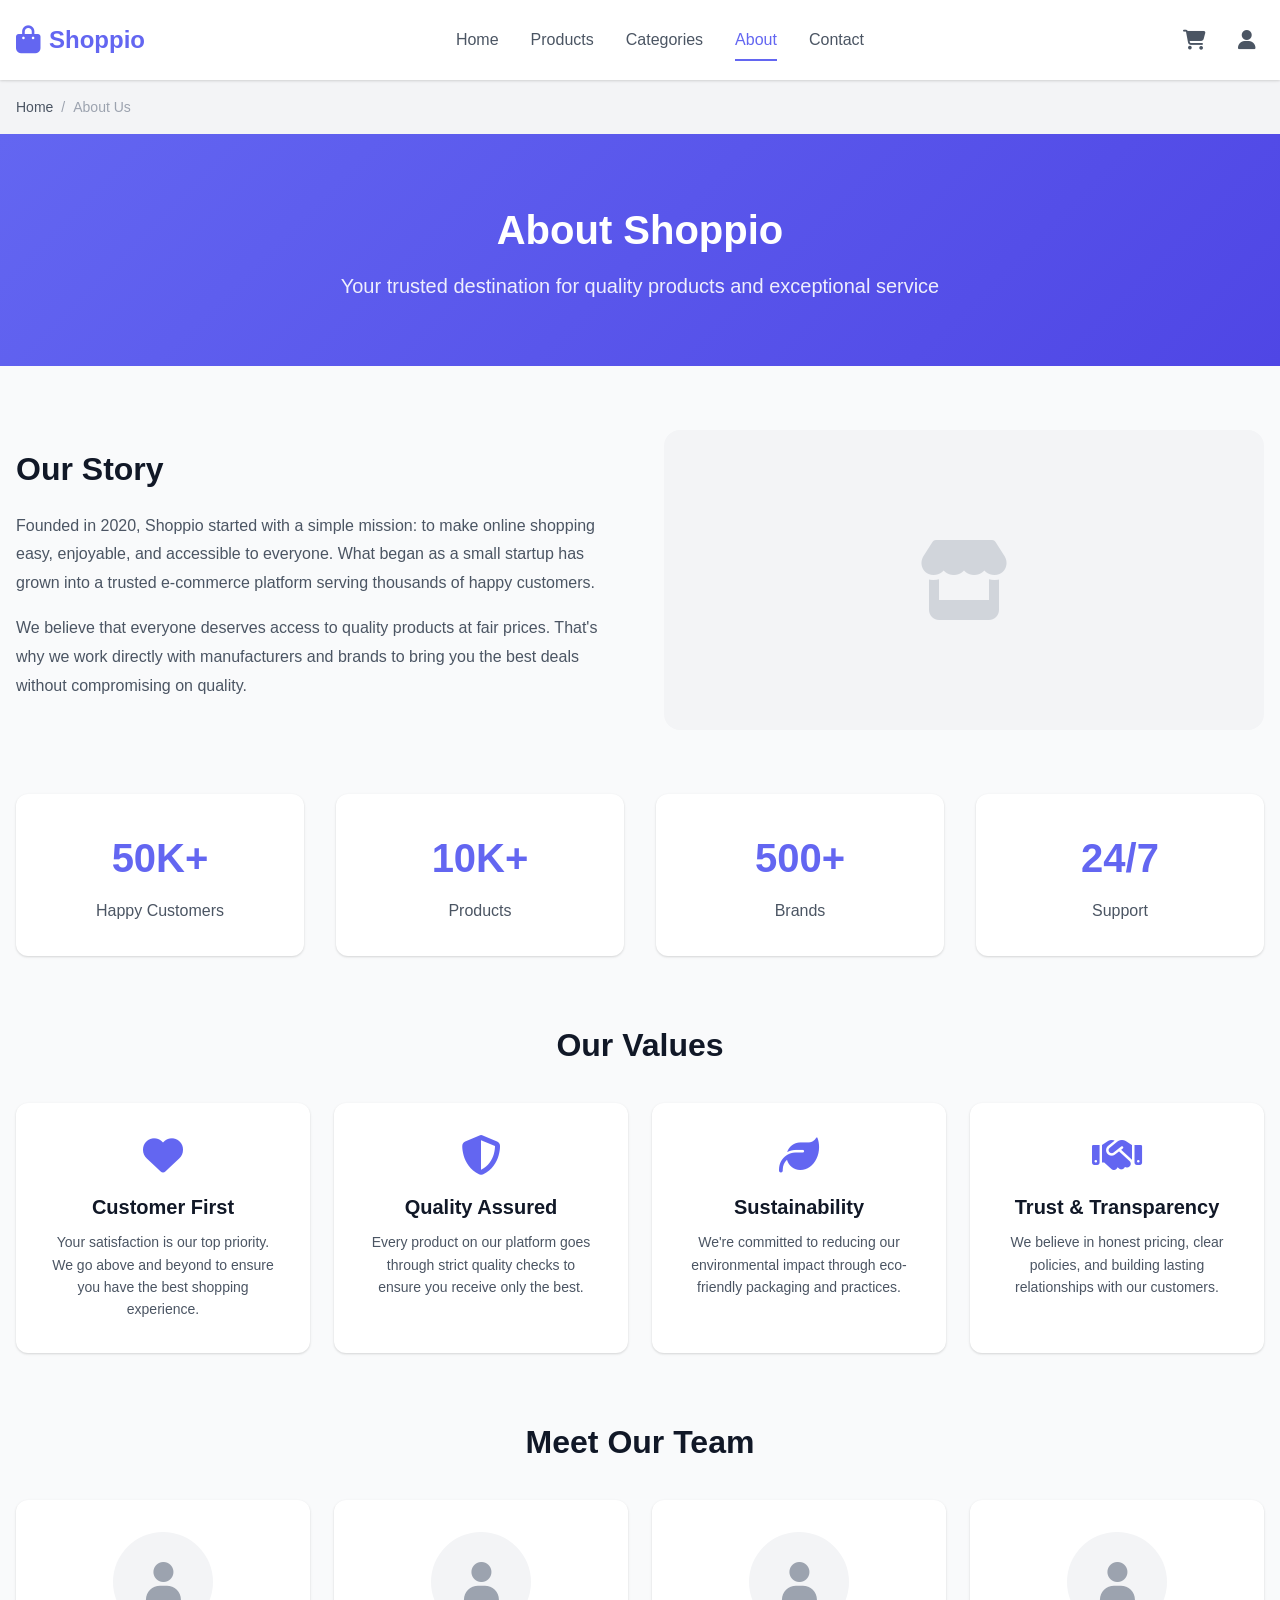
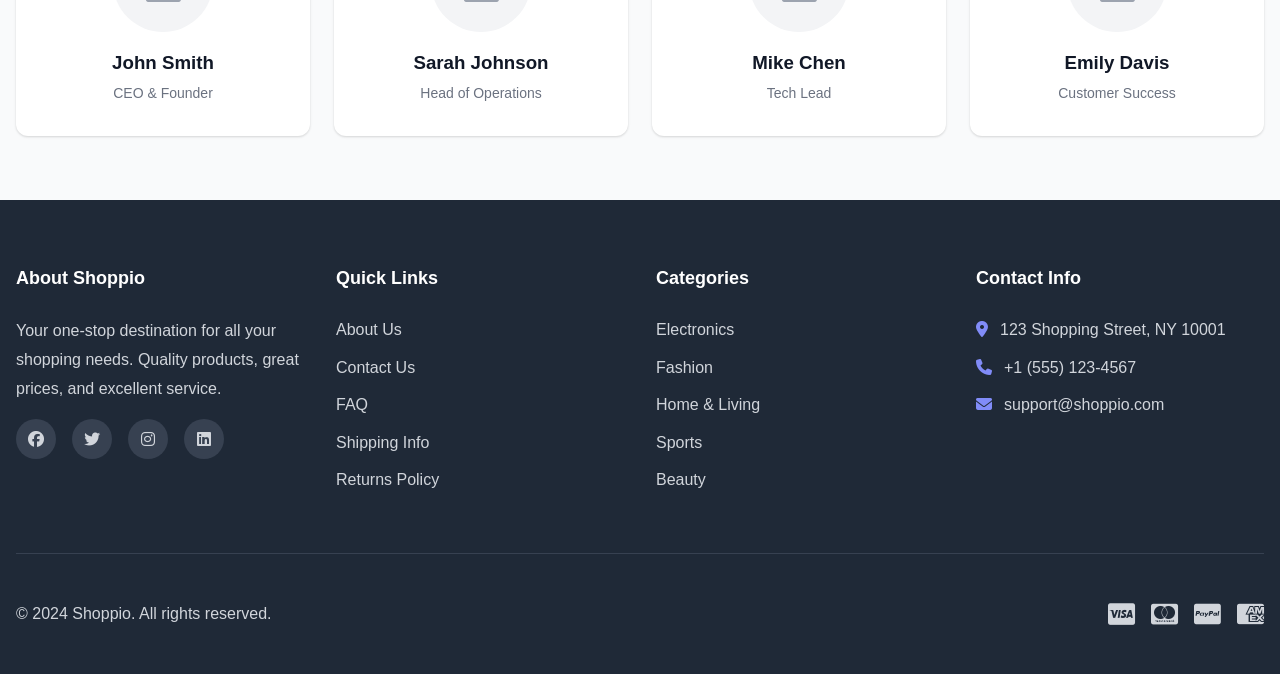
<file: about.html>
<!DOCTYPE html>
<html lang="en">
<head>
    <meta charset="UTF-8">
    <meta name="viewport" content="width=device-width, initial-scale=1.0">
    <title>About Us - Shoppio</title>
    <link rel="stylesheet" href="css/style.css">
    <link rel="stylesheet" href="https://cdnjs.cloudflare.com/ajax/libs/font-awesome/6.4.0/css/all.min.css">
</head>
<body>
    <!-- Header -->
    <header class="header">
        <div class="container">
            <div class="header-content">
                <a href="index.html" class="logo">
                    <i class="fas fa-shopping-bag"></i>
                    <span>Shoppio</span>
                </a>
                
                <nav class="nav">
                    <a href="index.html" class="nav-link">Home</a>
                    <a href="products.html" class="nav-link">Products</a>
                    <a href="categories.html" class="nav-link">Categories</a>
                    <a href="about.html" class="nav-link active">About</a>
                    <a href="contact.html" class="nav-link">Contact</a>
                </nav>

                <div class="header-actions">
                    <a href="cart.html" class="cart-icon" id="cart-icon">
                        <i class="fas fa-shopping-cart"></i>
                        <span class="cart-count" id="cart-count">0</span>
                    </a>
                    
                    <div class="user-menu" id="user-menu">
                        <button class="user-btn" id="user-btn">
                            <i class="fas fa-user"></i>
                        </button>
                        <div class="user-dropdown" id="user-dropdown">
                            <div class="logged-out-menu">
                                <a href="login.html">Sign In</a>
                                <a href="register.html">Sign Up</a>
                            </div>
                            <div class="logged-in-menu" style="display: none;">
                                <span class="user-name" id="user-name-display"></span>
                                <a href="profile.html">My Profile</a>
                                <a href="orders.html">My Orders</a>
                                <a href="wishlist.html">Wishlist</a>
                                <button id="logout-btn">Sign Out</button>
                            </div>
                        </div>
                    </div>

                    <button class="mobile-menu-btn" id="mobile-menu-btn">
                        <i class="fas fa-bars"></i>
                    </button>
                </div>
            </div>
        </div>
    </header>

    <!-- Mobile Menu -->
    <div class="mobile-menu" id="mobile-menu">
        <a href="index.html">Home</a>
        <a href="products.html">Products</a>
        <a href="categories.html">Categories</a>
        <a href="about.html">About</a>
        <a href="contact.html">Contact</a>
    </div>

    <!-- Breadcrumb -->
    <div class="breadcrumb">
        <div class="container">
            <a href="index.html">Home</a>
            <span>/</span>
            <span>About Us</span>
        </div>
    </div>

    <!-- About Hero -->
    <section class="about-hero">
        <div class="container">
            <h1>About Shoppio</h1>
            <p>Your trusted destination for quality products and exceptional service</p>
        </div>
    </section>

    <!-- About Content -->
    <section class="about-content">
        <div class="container">
            <div class="about-grid">
                <div class="about-text">
                    <h2>Our Story</h2>
                    <p>Founded in 2020, Shoppio started with a simple mission: to make online shopping easy, enjoyable, and accessible to everyone. What began as a small startup has grown into a trusted e-commerce platform serving thousands of happy customers.</p>
                    <p>We believe that everyone deserves access to quality products at fair prices. That's why we work directly with manufacturers and brands to bring you the best deals without compromising on quality.</p>
                </div>
                <div class="about-image">
                    <div class="image-placeholder">
                        <i class="fas fa-store"></i>
                    </div>
                </div>
            </div>

            <div class="about-stats">
                <div class="stat-item">
                    <span class="stat-number">50K+</span>
                    <span class="stat-label">Happy Customers</span>
                </div>
                <div class="stat-item">
                    <span class="stat-number">10K+</span>
                    <span class="stat-label">Products</span>
                </div>
                <div class="stat-item">
                    <span class="stat-number">500+</span>
                    <span class="stat-label">Brands</span>
                </div>
                <div class="stat-item">
                    <span class="stat-number">24/7</span>
                    <span class="stat-label">Support</span>
                </div>
            </div>

            <div class="about-values">
                <h2>Our Values</h2>
                <div class="values-grid">
                    <div class="value-card">
                        <i class="fas fa-heart"></i>
                        <h3>Customer First</h3>
                        <p>Your satisfaction is our top priority. We go above and beyond to ensure you have the best shopping experience.</p>
                    </div>
                    <div class="value-card">
                        <i class="fas fa-shield-alt"></i>
                        <h3>Quality Assured</h3>
                        <p>Every product on our platform goes through strict quality checks to ensure you receive only the best.</p>
                    </div>
                    <div class="value-card">
                        <i class="fas fa-leaf"></i>
                        <h3>Sustainability</h3>
                        <p>We're committed to reducing our environmental impact through eco-friendly packaging and practices.</p>
                    </div>
                    <div class="value-card">
                        <i class="fas fa-handshake"></i>
                        <h3>Trust & Transparency</h3>
                        <p>We believe in honest pricing, clear policies, and building lasting relationships with our customers.</p>
                    </div>
                </div>
            </div>

            <div class="about-team">
                <h2>Meet Our Team</h2>
                <div class="team-grid">
                    <div class="team-member">
                        <div class="member-avatar">
                            <i class="fas fa-user"></i>
                        </div>
                        <h3>John Smith</h3>
                        <p>CEO & Founder</p>
                    </div>
                    <div class="team-member">
                        <div class="member-avatar">
                            <i class="fas fa-user"></i>
                        </div>
                        <h3>Sarah Johnson</h3>
                        <p>Head of Operations</p>
                    </div>
                    <div class="team-member">
                        <div class="member-avatar">
                            <i class="fas fa-user"></i>
                        </div>
                        <h3>Mike Chen</h3>
                        <p>Tech Lead</p>
                    </div>
                    <div class="team-member">
                        <div class="member-avatar">
                            <i class="fas fa-user"></i>
                        </div>
                        <h3>Emily Davis</h3>
                        <p>Customer Success</p>
                    </div>
                </div>
            </div>
        </div>
    </section>

    <!-- Footer -->
    <footer class="footer">
        <div class="container">
            <div class="footer-grid">
                <div class="footer-col">
                    <h3>About Shoppio</h3>
                    <p>Your one-stop destination for all your shopping needs. Quality products, great prices, and excellent service.</p>
                    <div class="social-links">
                        <a href="#"><i class="fab fa-facebook"></i></a>
                        <a href="#"><i class="fab fa-twitter"></i></a>
                        <a href="#"><i class="fab fa-instagram"></i></a>
                        <a href="#"><i class="fab fa-linkedin"></i></a>
                    </div>
                </div>
                <div class="footer-col">
                    <h3>Quick Links</h3>
                    <ul>
                        <li><a href="about.html">About Us</a></li>
                        <li><a href="contact.html">Contact Us</a></li>
                        <li><a href="faq.html">FAQ</a></li>
                        <li><a href="shipping.html">Shipping Info</a></li>
                        <li><a href="returns.html">Returns Policy</a></li>
                    </ul>
                </div>
                <div class="footer-col">
                    <h3>Categories</h3>
                    <ul>
                        <li><a href="products.html?category=electronics">Electronics</a></li>
                        <li><a href="products.html?category=fashion">Fashion</a></li>
                        <li><a href="products.html?category=home">Home & Living</a></li>
                        <li><a href="products.html?category=sports">Sports</a></li>
                        <li><a href="products.html?category=beauty">Beauty</a></li>
                    </ul>
                </div>
                <div class="footer-col">
                    <h3>Contact Info</h3>
                    <ul class="contact-info">
                        <li><i class="fas fa-map-marker-alt"></i> 123 Shopping Street, NY 10001</li>
                        <li><i class="fas fa-phone"></i> +1 (555) 123-4567</li>
                        <li><i class="fas fa-envelope"></i> support@shoppio.com</li>
                    </ul>
                </div>
            </div>
            <div class="footer-bottom">
                <p>&copy; 2024 Shoppio. All rights reserved.</p>
                <div class="payment-methods">
                    <i class="fab fa-cc-visa"></i>
                    <i class="fab fa-cc-mastercard"></i>
                    <i class="fab fa-cc-paypal"></i>
                    <i class="fab fa-cc-amex"></i>
                </div>
            </div>
        </div>
    </footer>

    <!-- Toast Notification -->
    <div class="toast" id="toast">
        <span id="toast-message"></span>
    </div>

    <!-- Core Scripts -->
    <script src="src/js/config/constants.js"></script>
    <script src="src/js/data/products.js"></script>
    <script src="src/js/utils/helpers.js"></script>
    <script src="src/js/services/product.service.js"></script>
    <script src="src/js/services/auth.service.js"></script>
    <script src="src/js/services/cart.service.js"></script>
    <script src="src/js/services/order.service.js"></script>
    <script src="src/js/app.js"></script>
</body>
</html>
</file>
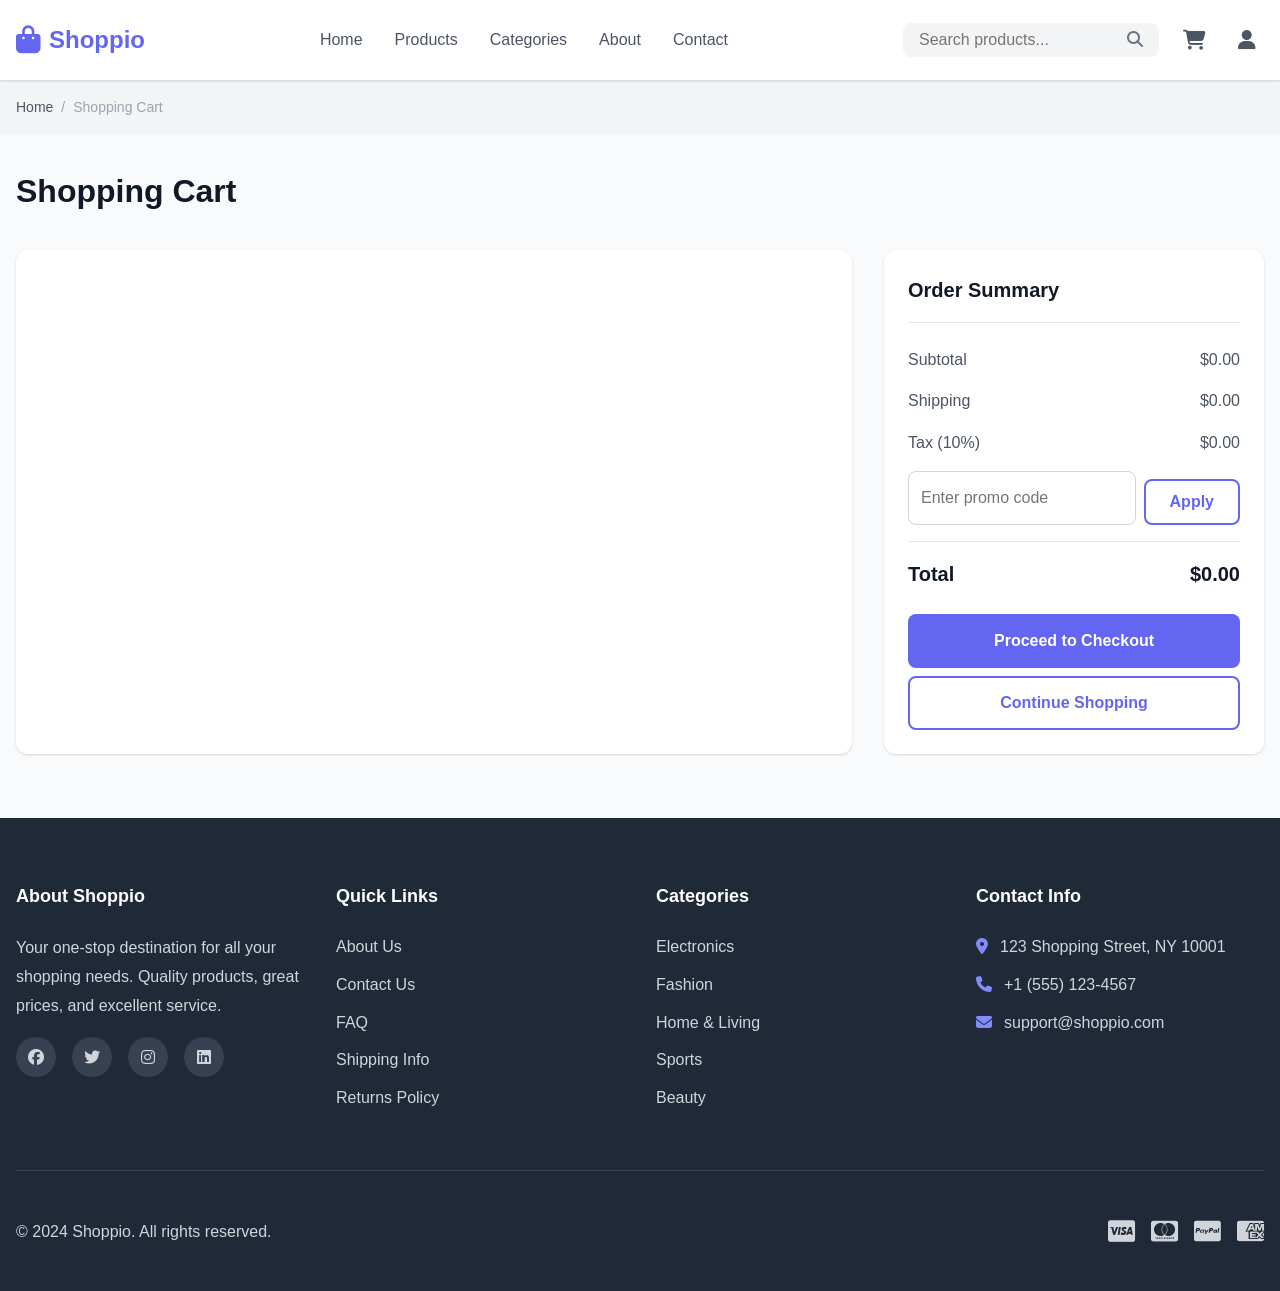
<file: cart.html>
<!DOCTYPE html>
<html lang="en">
<head>
    <meta charset="UTF-8">
    <meta name="viewport" content="width=device-width, initial-scale=1.0">
    <title>Shopping Cart - Shoppio</title>
    <link rel="stylesheet" href="css/style.css">
    <link rel="stylesheet" href="https://cdnjs.cloudflare.com/ajax/libs/font-awesome/6.4.0/css/all.min.css">
</head>
<body>
    <!-- Header -->
    <header class="header">
        <div class="container">
            <div class="header-content">
                <a href="index.html" class="logo">
                    <i class="fas fa-shopping-bag"></i>
                    <span>Shoppio</span>
                </a>
                
                <nav class="nav">
                    <a href="index.html" class="nav-link">Home</a>
                    <a href="products.html" class="nav-link">Products</a>
                    <a href="categories.html" class="nav-link">Categories</a>
                    <a href="about.html" class="nav-link">About</a>
                    <a href="contact.html" class="nav-link">Contact</a>
                </nav>

                <div class="header-actions">
                    <div class="search-box">
                        <input type="text" id="search-input" placeholder="Search products...">
                        <button id="search-btn"><i class="fas fa-search"></i></button>
                    </div>
                    
                    <a href="cart.html" class="cart-icon active" id="cart-icon">
                        <i class="fas fa-shopping-cart"></i>
                        <span class="cart-count" id="cart-count">0</span>
                    </a>
                    
                    <div class="user-menu" id="user-menu">
                        <button class="user-btn" id="user-btn">
                            <i class="fas fa-user"></i>
                        </button>
                        <div class="user-dropdown" id="user-dropdown">
                            <div class="logged-out-menu">
                                <a href="login.html">Sign In</a>
                                <a href="register.html">Sign Up</a>
                            </div>
                            <div class="logged-in-menu" style="display: none;">
                                <span class="user-name" id="user-name-display"></span>
                                <a href="profile.html">My Profile</a>
                                <a href="orders.html">My Orders</a>
                                <a href="wishlist.html">Wishlist</a>
                                <button id="logout-btn">Sign Out</button>
                            </div>
                        </div>
                    </div>

                    <button class="mobile-menu-btn" id="mobile-menu-btn">
                        <i class="fas fa-bars"></i>
                    </button>
                </div>
            </div>
        </div>
    </header>

    <!-- Mobile Menu -->
    <div class="mobile-menu" id="mobile-menu">
        <a href="index.html">Home</a>
        <a href="products.html">Products</a>
        <a href="categories.html">Categories</a>
        <a href="about.html">About</a>
        <a href="contact.html">Contact</a>
    </div>

    <!-- Breadcrumb -->
    <div class="breadcrumb">
        <div class="container">
            <a href="index.html">Home</a>
            <span>/</span>
            <span>Shopping Cart</span>
        </div>
    </div>

    <!-- Cart Section -->
    <section class="cart-section">
        <div class="container">
            <h1 class="page-title">Shopping Cart</h1>
            
            <div class="cart-layout">
                <!-- Cart Items -->
                <div class="cart-items" id="cart-items">
                    <!-- Cart items will be loaded dynamically -->
                </div>

                <!-- Cart Summary -->
                <div class="cart-summary" id="cart-summary">
                    <h3>Order Summary</h3>
                    <div class="summary-row">
                        <span>Subtotal</span>
                        <span id="cart-subtotal">$0.00</span>
                    </div>
                    <div class="summary-row">
                        <span>Shipping</span>
                        <span id="cart-shipping">$0.00</span>
                    </div>
                    <div class="summary-row">
                        <span>Tax (10%)</span>
                        <span id="cart-tax">$0.00</span>
                    </div>
                    <div class="promo-code">
                        <input type="text" id="promo-input" placeholder="Enter promo code">
                        <button id="apply-promo" class="btn btn-outline">Apply</button>
                    </div>
                    <div class="summary-row discount" id="discount-row" style="display: none;">
                        <span>Discount</span>
                        <span id="cart-discount">-$0.00</span>
                    </div>
                    <div class="summary-row total">
                        <span>Total</span>
                        <span id="cart-total">$0.00</span>
                    </div>
                    <a href="checkout.html" class="btn btn-primary btn-block" id="checkout-btn">Proceed to Checkout</a>
                    <a href="products.html" class="btn btn-outline btn-block">Continue Shopping</a>
                </div>
            </div>

            <!-- Empty Cart -->
            <div class="empty-cart" id="empty-cart" style="display: none;">
                <i class="fas fa-shopping-cart"></i>
                <h2>Your cart is empty</h2>
                <p>Looks like you haven't added anything to your cart yet.</p>
                <a href="products.html" class="btn btn-primary">Start Shopping</a>
            </div>
        </div>
    </section>

    <!-- Footer -->
    <footer class="footer">
        <div class="container">
            <div class="footer-grid">
                <div class="footer-col">
                    <h3>About Shoppio</h3>
                    <p>Your one-stop destination for all your shopping needs. Quality products, great prices, and excellent service.</p>
                    <div class="social-links">
                        <a href="#"><i class="fab fa-facebook"></i></a>
                        <a href="#"><i class="fab fa-twitter"></i></a>
                        <a href="#"><i class="fab fa-instagram"></i></a>
                        <a href="#"><i class="fab fa-linkedin"></i></a>
                    </div>
                </div>
                <div class="footer-col">
                    <h3>Quick Links</h3>
                    <ul>
                        <li><a href="about.html">About Us</a></li>
                        <li><a href="contact.html">Contact Us</a></li>
                        <li><a href="faq.html">FAQ</a></li>
                        <li><a href="shipping.html">Shipping Info</a></li>
                        <li><a href="returns.html">Returns Policy</a></li>
                    </ul>
                </div>
                <div class="footer-col">
                    <h3>Categories</h3>
                    <ul>
                        <li><a href="products.html?category=electronics">Electronics</a></li>
                        <li><a href="products.html?category=fashion">Fashion</a></li>
                        <li><a href="products.html?category=home">Home & Living</a></li>
                        <li><a href="products.html?category=sports">Sports</a></li>
                        <li><a href="products.html?category=beauty">Beauty</a></li>
                    </ul>
                </div>
                <div class="footer-col">
                    <h3>Contact Info</h3>
                    <ul class="contact-info">
                        <li><i class="fas fa-map-marker-alt"></i> 123 Shopping Street, NY 10001</li>
                        <li><i class="fas fa-phone"></i> +1 (555) 123-4567</li>
                        <li><i class="fas fa-envelope"></i> support@shoppio.com</li>
                    </ul>
                </div>
            </div>
            <div class="footer-bottom">
                <p>&copy; 2024 Shoppio. All rights reserved.</p>
                <div class="payment-methods">
                    <i class="fab fa-cc-visa"></i>
                    <i class="fab fa-cc-mastercard"></i>
                    <i class="fab fa-cc-paypal"></i>
                    <i class="fab fa-cc-amex"></i>
                </div>
            </div>
        </div>
    </footer>

    <!-- Toast Notification -->
    <div class="toast" id="toast">
        <span id="toast-message"></span>
    </div>

    <!-- Core Scripts -->
    <script src="src/js/config/constants.js"></script>
    <script src="src/js/data/products.js"></script>
    <script src="src/js/utils/helpers.js"></script>
    <script src="src/js/services/product.service.js"></script>
    <script src="src/js/services/auth.service.js"></script>
    <script src="src/js/services/cart.service.js"></script>
    <script src="src/js/services/order.service.js"></script>
    <script src="src/js/app.js"></script>
    <script src="src/js/pages/cart.page.js"></script>
</body>
</html>
</file>
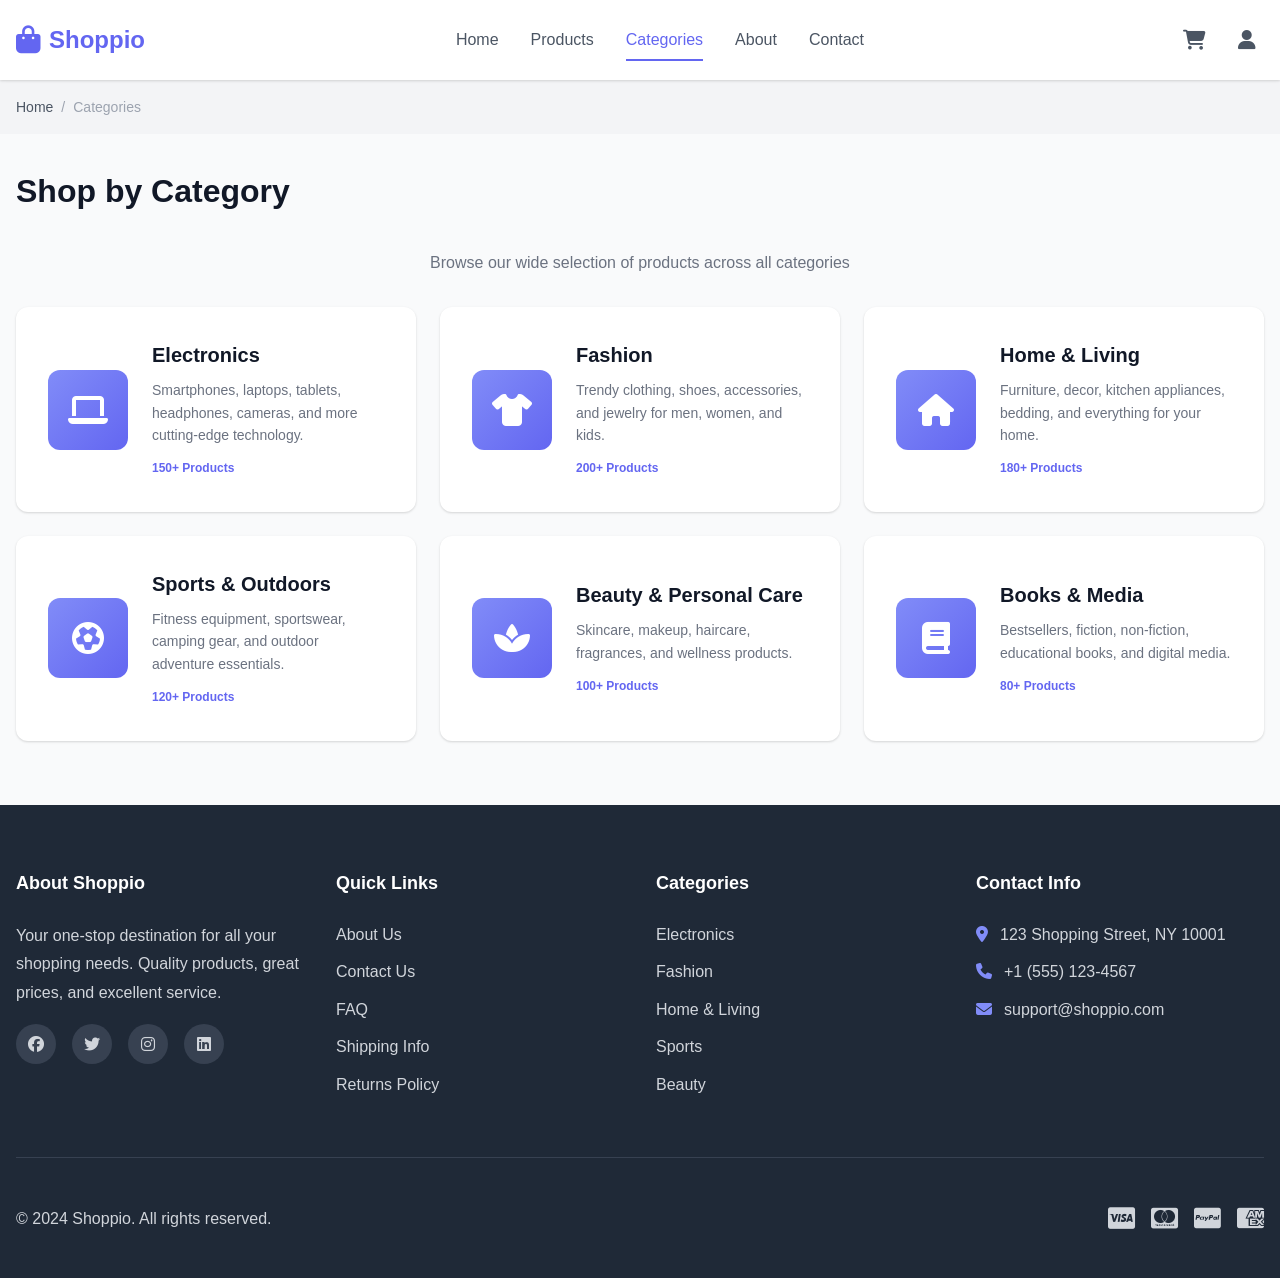
<file: categories.html>
<!DOCTYPE html>
<html lang="en">
<head>
    <meta charset="UTF-8">
    <meta name="viewport" content="width=device-width, initial-scale=1.0">
    <title>Categories - Shoppio</title>
    <link rel="stylesheet" href="css/style.css">
    <link rel="stylesheet" href="https://cdnjs.cloudflare.com/ajax/libs/font-awesome/6.4.0/css/all.min.css">
</head>
<body>
    <!-- Header -->
    <header class="header">
        <div class="container">
            <div class="header-content">
                <a href="index.html" class="logo">
                    <i class="fas fa-shopping-bag"></i>
                    <span>Shoppio</span>
                </a>
                
                <nav class="nav">
                    <a href="index.html" class="nav-link">Home</a>
                    <a href="products.html" class="nav-link">Products</a>
                    <a href="categories.html" class="nav-link active">Categories</a>
                    <a href="about.html" class="nav-link">About</a>
                    <a href="contact.html" class="nav-link">Contact</a>
                </nav>

                <div class="header-actions">
                    <a href="cart.html" class="cart-icon" id="cart-icon">
                        <i class="fas fa-shopping-cart"></i>
                        <span class="cart-count" id="cart-count">0</span>
                    </a>
                    
                    <div class="user-menu" id="user-menu">
                        <button class="user-btn" id="user-btn">
                            <i class="fas fa-user"></i>
                        </button>
                        <div class="user-dropdown" id="user-dropdown">
                            <div class="logged-out-menu">
                                <a href="login.html">Sign In</a>
                                <a href="register.html">Sign Up</a>
                            </div>
                            <div class="logged-in-menu" style="display: none;">
                                <span class="user-name" id="user-name-display"></span>
                                <a href="profile.html">My Profile</a>
                                <a href="orders.html">My Orders</a>
                                <a href="wishlist.html">Wishlist</a>
                                <button id="logout-btn">Sign Out</button>
                            </div>
                        </div>
                    </div>

                    <button class="mobile-menu-btn" id="mobile-menu-btn">
                        <i class="fas fa-bars"></i>
                    </button>
                </div>
            </div>
        </div>
    </header>

    <!-- Mobile Menu -->
    <div class="mobile-menu" id="mobile-menu">
        <a href="index.html">Home</a>
        <a href="products.html">Products</a>
        <a href="categories.html">Categories</a>
        <a href="about.html">About</a>
        <a href="contact.html">Contact</a>
    </div>

    <!-- Breadcrumb -->
    <div class="breadcrumb">
        <div class="container">
            <a href="index.html">Home</a>
            <span>/</span>
            <span>Categories</span>
        </div>
    </div>

    <!-- Categories Section -->
    <section class="categories-page">
        <div class="container">
            <h1 class="page-title">Shop by Category</h1>
            <p class="page-subtitle">Browse our wide selection of products across all categories</p>

            <div class="categories-large-grid">
                <a href="products.html?category=electronics" class="category-large-card">
                    <div class="category-large-icon">
                        <i class="fas fa-laptop"></i>
                    </div>
                    <div class="category-large-content">
                        <h2>Electronics</h2>
                        <p>Smartphones, laptops, tablets, headphones, cameras, and more cutting-edge technology.</p>
                        <span class="product-count">150+ Products</span>
                    </div>
                </a>

                <a href="products.html?category=fashion" class="category-large-card">
                    <div class="category-large-icon">
                        <i class="fas fa-tshirt"></i>
                    </div>
                    <div class="category-large-content">
                        <h2>Fashion</h2>
                        <p>Trendy clothing, shoes, accessories, and jewelry for men, women, and kids.</p>
                        <span class="product-count">200+ Products</span>
                    </div>
                </a>

                <a href="products.html?category=home" class="category-large-card">
                    <div class="category-large-icon">
                        <i class="fas fa-home"></i>
                    </div>
                    <div class="category-large-content">
                        <h2>Home & Living</h2>
                        <p>Furniture, decor, kitchen appliances, bedding, and everything for your home.</p>
                        <span class="product-count">180+ Products</span>
                    </div>
                </a>

                <a href="products.html?category=sports" class="category-large-card">
                    <div class="category-large-icon">
                        <i class="fas fa-futbol"></i>
                    </div>
                    <div class="category-large-content">
                        <h2>Sports & Outdoors</h2>
                        <p>Fitness equipment, sportswear, camping gear, and outdoor adventure essentials.</p>
                        <span class="product-count">120+ Products</span>
                    </div>
                </a>

                <a href="products.html?category=beauty" class="category-large-card">
                    <div class="category-large-icon">
                        <i class="fas fa-spa"></i>
                    </div>
                    <div class="category-large-content">
                        <h2>Beauty & Personal Care</h2>
                        <p>Skincare, makeup, haircare, fragrances, and wellness products.</p>
                        <span class="product-count">100+ Products</span>
                    </div>
                </a>

                <a href="products.html?category=books" class="category-large-card">
                    <div class="category-large-icon">
                        <i class="fas fa-book"></i>
                    </div>
                    <div class="category-large-content">
                        <h2>Books & Media</h2>
                        <p>Bestsellers, fiction, non-fiction, educational books, and digital media.</p>
                        <span class="product-count">80+ Products</span>
                    </div>
                </a>
            </div>
        </div>
    </section>

    <!-- Footer -->
    <footer class="footer">
        <div class="container">
            <div class="footer-grid">
                <div class="footer-col">
                    <h3>About Shoppio</h3>
                    <p>Your one-stop destination for all your shopping needs. Quality products, great prices, and excellent service.</p>
                    <div class="social-links">
                        <a href="#"><i class="fab fa-facebook"></i></a>
                        <a href="#"><i class="fab fa-twitter"></i></a>
                        <a href="#"><i class="fab fa-instagram"></i></a>
                        <a href="#"><i class="fab fa-linkedin"></i></a>
                    </div>
                </div>
                <div class="footer-col">
                    <h3>Quick Links</h3>
                    <ul>
                        <li><a href="about.html">About Us</a></li>
                        <li><a href="contact.html">Contact Us</a></li>
                        <li><a href="faq.html">FAQ</a></li>
                        <li><a href="shipping.html">Shipping Info</a></li>
                        <li><a href="returns.html">Returns Policy</a></li>
                    </ul>
                </div>
                <div class="footer-col">
                    <h3>Categories</h3>
                    <ul>
                        <li><a href="products.html?category=electronics">Electronics</a></li>
                        <li><a href="products.html?category=fashion">Fashion</a></li>
                        <li><a href="products.html?category=home">Home & Living</a></li>
                        <li><a href="products.html?category=sports">Sports</a></li>
                        <li><a href="products.html?category=beauty">Beauty</a></li>
                    </ul>
                </div>
                <div class="footer-col">
                    <h3>Contact Info</h3>
                    <ul class="contact-info">
                        <li><i class="fas fa-map-marker-alt"></i> 123 Shopping Street, NY 10001</li>
                        <li><i class="fas fa-phone"></i> +1 (555) 123-4567</li>
                        <li><i class="fas fa-envelope"></i> support@shoppio.com</li>
                    </ul>
                </div>
            </div>
            <div class="footer-bottom">
                <p>&copy; 2024 Shoppio. All rights reserved.</p>
                <div class="payment-methods">
                    <i class="fab fa-cc-visa"></i>
                    <i class="fab fa-cc-mastercard"></i>
                    <i class="fab fa-cc-paypal"></i>
                    <i class="fab fa-cc-amex"></i>
                </div>
            </div>
        </div>
    </footer>

    <!-- Toast Notification -->
    <div class="toast" id="toast">
        <span id="toast-message"></span>
    </div>

    <!-- Core Scripts -->
    <script src="src/js/config/constants.js"></script>
    <script src="src/js/data/products.js"></script>
    <script src="src/js/utils/helpers.js"></script>
    <script src="src/js/services/product.service.js"></script>
    <script src="src/js/services/auth.service.js"></script>
    <script src="src/js/services/cart.service.js"></script>
    <script src="src/js/services/order.service.js"></script>
    <script src="src/js/app.js"></script>
</body>
</html>
</file>
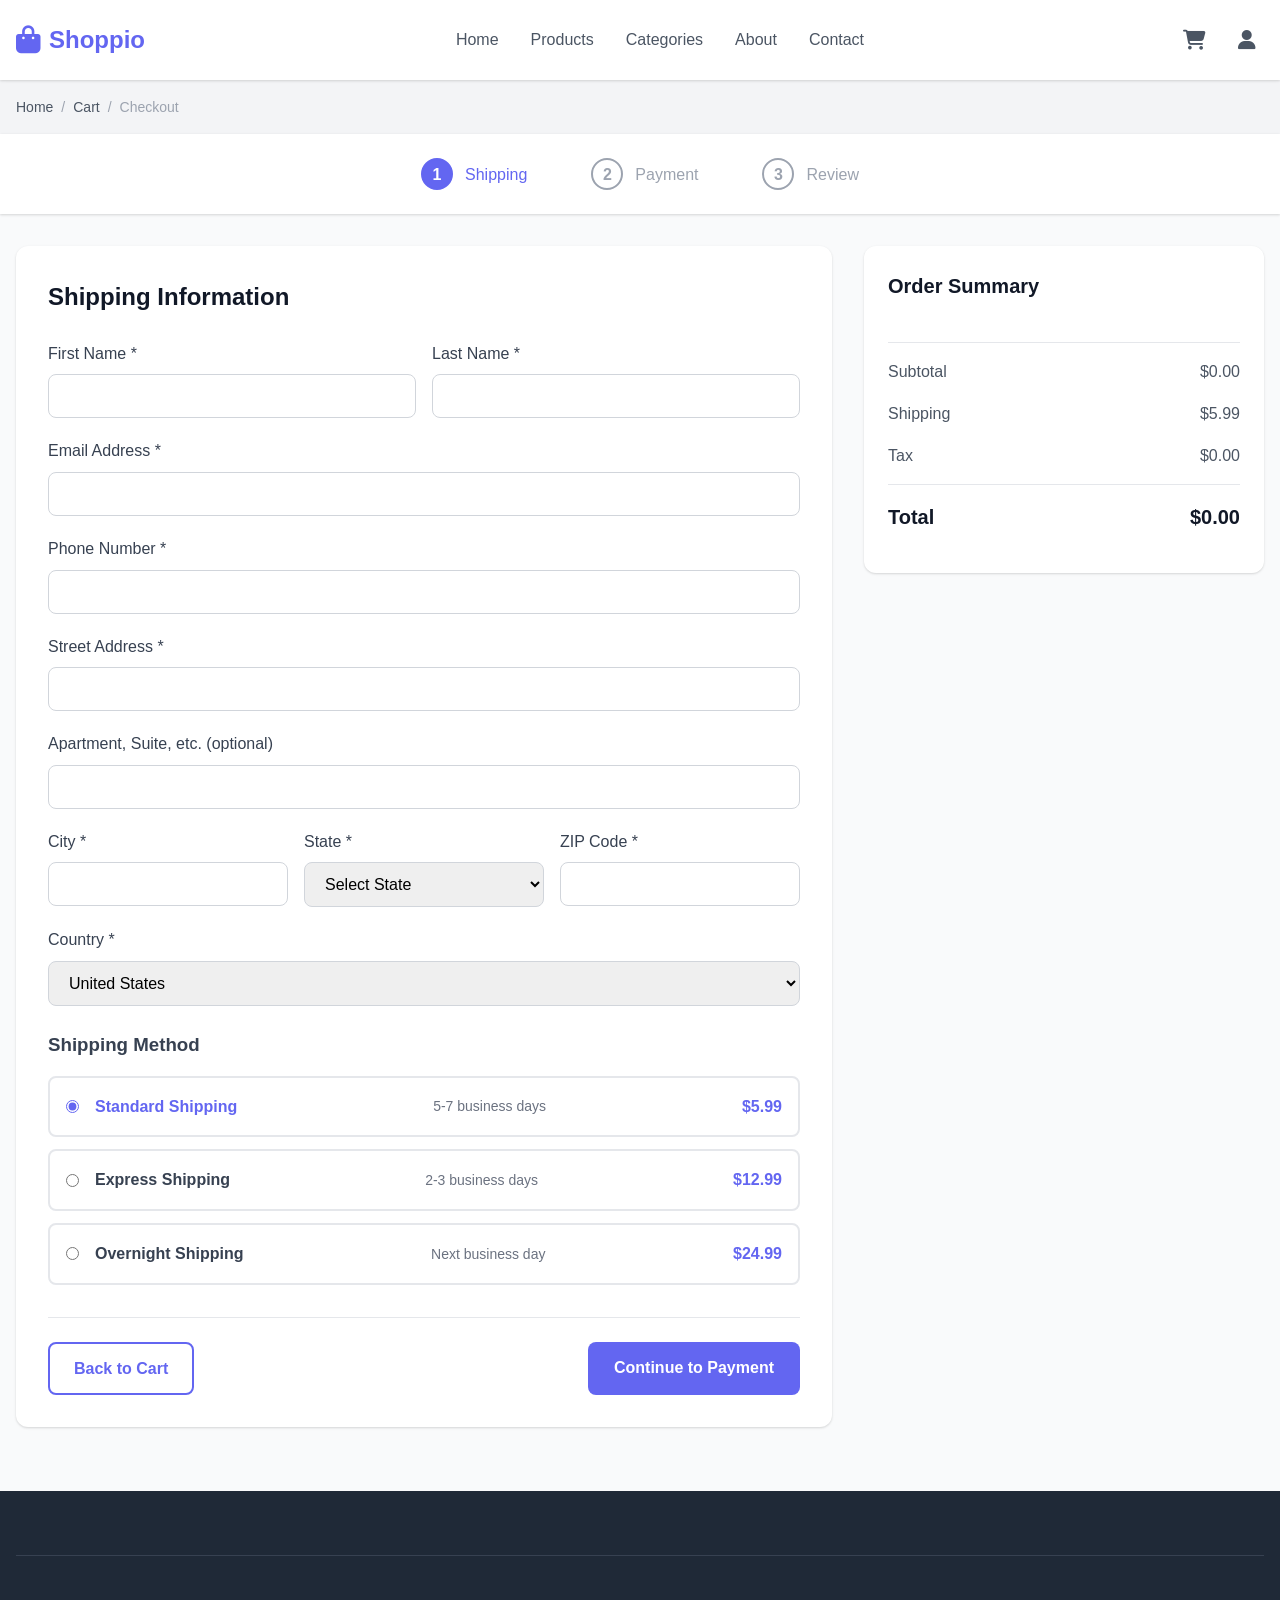
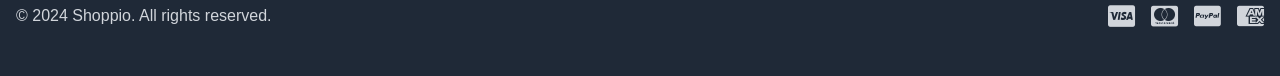
<file: checkout.html>
<!DOCTYPE html>
<html lang="en">
<head>
    <meta charset="UTF-8">
    <meta name="viewport" content="width=device-width, initial-scale=1.0">
    <title>Checkout - Shoppio</title>
    <link rel="stylesheet" href="css/style.css">
    <link rel="stylesheet" href="https://cdnjs.cloudflare.com/ajax/libs/font-awesome/6.4.0/css/all.min.css">
</head>
<body>
    <!-- Header -->
    <header class="header">
        <div class="container">
            <div class="header-content">
                <a href="index.html" class="logo">
                    <i class="fas fa-shopping-bag"></i>
                    <span>Shoppio</span>
                </a>
                
                <nav class="nav">
                    <a href="index.html" class="nav-link">Home</a>
                    <a href="products.html" class="nav-link">Products</a>
                    <a href="categories.html" class="nav-link">Categories</a>
                    <a href="about.html" class="nav-link">About</a>
                    <a href="contact.html" class="nav-link">Contact</a>
                </nav>

                <div class="header-actions">
                    <a href="cart.html" class="cart-icon" id="cart-icon">
                        <i class="fas fa-shopping-cart"></i>
                        <span class="cart-count" id="cart-count">0</span>
                    </a>
                    
                    <div class="user-menu" id="user-menu">
                        <button class="user-btn" id="user-btn">
                            <i class="fas fa-user"></i>
                        </button>
                        <div class="user-dropdown" id="user-dropdown">
                            <div class="logged-out-menu">
                                <a href="login.html">Sign In</a>
                                <a href="register.html">Sign Up</a>
                            </div>
                            <div class="logged-in-menu" style="display: none;">
                                <span class="user-name" id="user-name-display"></span>
                                <a href="profile.html">My Profile</a>
                                <a href="orders.html">My Orders</a>
                                <a href="wishlist.html">Wishlist</a>
                                <button id="logout-btn">Sign Out</button>
                            </div>
                        </div>
                    </div>

                    <button class="mobile-menu-btn" id="mobile-menu-btn">
                        <i class="fas fa-bars"></i>
                    </button>
                </div>
            </div>
        </div>
    </header>

    <!-- Mobile Menu -->
    <div class="mobile-menu" id="mobile-menu">
        <a href="index.html">Home</a>
        <a href="products.html">Products</a>
        <a href="categories.html">Categories</a>
        <a href="about.html">About</a>
        <a href="contact.html">Contact</a>
    </div>

    <!-- Breadcrumb -->
    <div class="breadcrumb">
        <div class="container">
            <a href="index.html">Home</a>
            <span>/</span>
            <a href="cart.html">Cart</a>
            <span>/</span>
            <span>Checkout</span>
        </div>
    </div>

    <!-- Checkout Steps -->
    <div class="checkout-steps">
        <div class="container">
            <div class="steps">
                <div class="step active" data-step="1">
                    <span class="step-number">1</span>
                    <span class="step-label">Shipping</span>
                </div>
                <div class="step" data-step="2">
                    <span class="step-number">2</span>
                    <span class="step-label">Payment</span>
                </div>
                <div class="step" data-step="3">
                    <span class="step-number">3</span>
                    <span class="step-label">Review</span>
                </div>
            </div>
        </div>
    </div>

    <!-- Checkout Section -->
    <section class="checkout-section">
        <div class="container">
            <div class="checkout-layout">
                <!-- Checkout Form -->
                <div class="checkout-form">
                    <!-- Step 1: Shipping -->
                    <div class="checkout-step-content active" id="step-1">
                        <h2>Shipping Information</h2>
                        <form id="shipping-form">
                            <div class="form-row">
                                <div class="form-group">
                                    <label for="first-name">First Name *</label>
                                    <input type="text" id="first-name" name="firstName" required>
                                </div>
                                <div class="form-group">
                                    <label for="last-name">Last Name *</label>
                                    <input type="text" id="last-name" name="lastName" required>
                                </div>
                            </div>
                            <div class="form-group">
                                <label for="email">Email Address *</label>
                                <input type="email" id="email" name="email" required>
                            </div>
                            <div class="form-group">
                                <label for="phone">Phone Number *</label>
                                <input type="tel" id="phone" name="phone" required>
                            </div>
                            <div class="form-group">
                                <label for="address">Street Address *</label>
                                <input type="text" id="address" name="address" required>
                            </div>
                            <div class="form-group">
                                <label for="address2">Apartment, Suite, etc. (optional)</label>
                                <input type="text" id="address2" name="address2">
                            </div>
                            <div class="form-row">
                                <div class="form-group">
                                    <label for="city">City *</label>
                                    <input type="text" id="city" name="city" required>
                                </div>
                                <div class="form-group">
                                    <label for="state">State *</label>
                                    <select id="state" name="state" required>
                                        <option value="">Select State</option>
                                        <option value="AL">Alabama</option>
                                        <option value="AK">Alaska</option>
                                        <option value="AZ">Arizona</option>
                                        <option value="CA">California</option>
                                        <option value="CO">Colorado</option>
                                        <option value="FL">Florida</option>
                                        <option value="GA">Georgia</option>
                                        <option value="NY">New York</option>
                                        <option value="TX">Texas</option>
                                        <option value="WA">Washington</option>
                                    </select>
                                </div>
                                <div class="form-group">
                                    <label for="zip">ZIP Code *</label>
                                    <input type="text" id="zip" name="zip" required>
                                </div>
                            </div>
                            <div class="form-group">
                                <label for="country">Country *</label>
                                <select id="country" name="country" required>
                                    <option value="US">United States</option>
                                    <option value="CA">Canada</option>
                                    <option value="UK">United Kingdom</option>
                                </select>
                            </div>
                            <div class="shipping-methods">
                                <h3>Shipping Method</h3>
                                <div class="shipping-option">
                                    <input type="radio" id="standard" name="shipping" value="standard" checked>
                                    <label for="standard">
                                        <span class="method-name">Standard Shipping</span>
                                        <span class="method-time">5-7 business days</span>
                                        <span class="method-price">$5.99</span>
                                    </label>
                                </div>
                                <div class="shipping-option">
                                    <input type="radio" id="express" name="shipping" value="express">
                                    <label for="express">
                                        <span class="method-name">Express Shipping</span>
                                        <span class="method-time">2-3 business days</span>
                                        <span class="method-price">$12.99</span>
                                    </label>
                                </div>
                                <div class="shipping-option">
                                    <input type="radio" id="overnight" name="shipping" value="overnight">
                                    <label for="overnight">
                                        <span class="method-name">Overnight Shipping</span>
                                        <span class="method-time">Next business day</span>
                                        <span class="method-price">$24.99</span>
                                    </label>
                                </div>
                            </div>
                            <div class="form-actions">
                                <a href="cart.html" class="btn btn-outline">Back to Cart</a>
                                <button type="submit" class="btn btn-primary">Continue to Payment</button>
                            </div>
                        </form>
                    </div>

                    <!-- Step 2: Payment -->
                    <div class="checkout-step-content" id="step-2">
                        <h2>Payment Information</h2>
                        <form id="payment-form">
                            <div class="payment-methods">
                                <div class="payment-option">
                                    <input type="radio" id="credit-card" name="payment" value="card" checked>
                                    <label for="credit-card">
                                        <i class="fas fa-credit-card"></i>
                                        Credit/Debit Card
                                    </label>
                                </div>
                                <div class="payment-option">
                                    <input type="radio" id="paypal" name="payment" value="paypal">
                                    <label for="paypal">
                                        <i class="fab fa-paypal"></i>
                                        PayPal
                                    </label>
                                </div>
                            </div>

                            <div class="card-details" id="card-details">
                                <div class="form-group">
                                    <label for="card-name">Name on Card *</label>
                                    <input type="text" id="card-name" name="cardName" required>
                                </div>
                                <div class="form-group">
                                    <label for="card-number">Card Number *</label>
                                    <input type="text" id="card-number" name="cardNumber" placeholder="1234 5678 9012 3456" maxlength="19" required>
                                </div>
                                <div class="form-row">
                                    <div class="form-group">
                                        <label for="expiry">Expiry Date *</label>
                                        <input type="text" id="expiry" name="expiry" placeholder="MM/YY" maxlength="5" required>
                                    </div>
                                    <div class="form-group">
                                        <label for="cvv">CVV *</label>
                                        <input type="text" id="cvv" name="cvv" placeholder="123" maxlength="4" required>
                                    </div>
                                </div>
                            </div>

                            <div class="billing-address">
                                <label class="checkbox-label">
                                    <input type="checkbox" id="same-address" checked>
                                    Billing address same as shipping
                                </label>
                            </div>

                            <div class="form-actions">
                                <button type="button" class="btn btn-outline" id="back-to-shipping">Back to Shipping</button>
                                <button type="submit" class="btn btn-primary">Review Order</button>
                            </div>
                        </form>
                    </div>

                    <!-- Step 3: Review -->
                    <div class="checkout-step-content" id="step-3">
                        <h2>Review Your Order</h2>
                        
                        <div class="review-section">
                            <h3>Shipping Address</h3>
                            <div id="review-shipping"></div>
                            <button class="edit-btn" data-step="1">Edit</button>
                        </div>

                        <div class="review-section">
                            <h3>Payment Method</h3>
                            <div id="review-payment"></div>
                            <button class="edit-btn" data-step="2">Edit</button>
                        </div>

                        <div class="review-section">
                            <h3>Order Items</h3>
                            <div id="review-items"></div>
                        </div>

                        <div class="form-actions">
                            <button type="button" class="btn btn-outline" id="back-to-payment">Back to Payment</button>
                            <button type="button" class="btn btn-primary" id="place-order">Place Order</button>
                        </div>
                    </div>
                </div>

                <!-- Order Summary -->
                <div class="order-summary">
                    <h3>Order Summary</h3>
                    <div class="summary-items" id="summary-items">
                        <!-- Items will be loaded dynamically -->
                    </div>
                    <div class="summary-totals">
                        <div class="summary-row">
                            <span>Subtotal</span>
                            <span id="summary-subtotal">$0.00</span>
                        </div>
                        <div class="summary-row">
                            <span>Shipping</span>
                            <span id="summary-shipping">$5.99</span>
                        </div>
                        <div class="summary-row">
                            <span>Tax</span>
                            <span id="summary-tax">$0.00</span>
                        </div>
                        <div class="summary-row total">
                            <span>Total</span>
                            <span id="summary-total">$0.00</span>
                        </div>
                    </div>
                </div>
            </div>
        </div>
    </section>

    <!-- Footer -->
    <footer class="footer">
        <div class="container">
            <div class="footer-bottom">
                <p>&copy; 2024 Shoppio. All rights reserved.</p>
                <div class="payment-methods">
                    <i class="fab fa-cc-visa"></i>
                    <i class="fab fa-cc-mastercard"></i>
                    <i class="fab fa-cc-paypal"></i>
                    <i class="fab fa-cc-amex"></i>
                </div>
            </div>
        </div>
    </footer>

    <!-- Toast Notification -->
    <div class="toast" id="toast">
        <span id="toast-message"></span>
    </div>

    <!-- Core Scripts -->
    <script src="src/js/config/constants.js"></script>
    <script src="src/js/data/products.js"></script>
    <script src="src/js/utils/helpers.js"></script>
    <script src="src/js/services/product.service.js"></script>
    <script src="src/js/services/auth.service.js"></script>
    <script src="src/js/services/cart.service.js"></script>
    <script src="src/js/services/order.service.js"></script>
    <script src="src/js/app.js"></script>
    <script src="src/js/pages/checkout.page.js"></script>
</body>
</html>
</file>
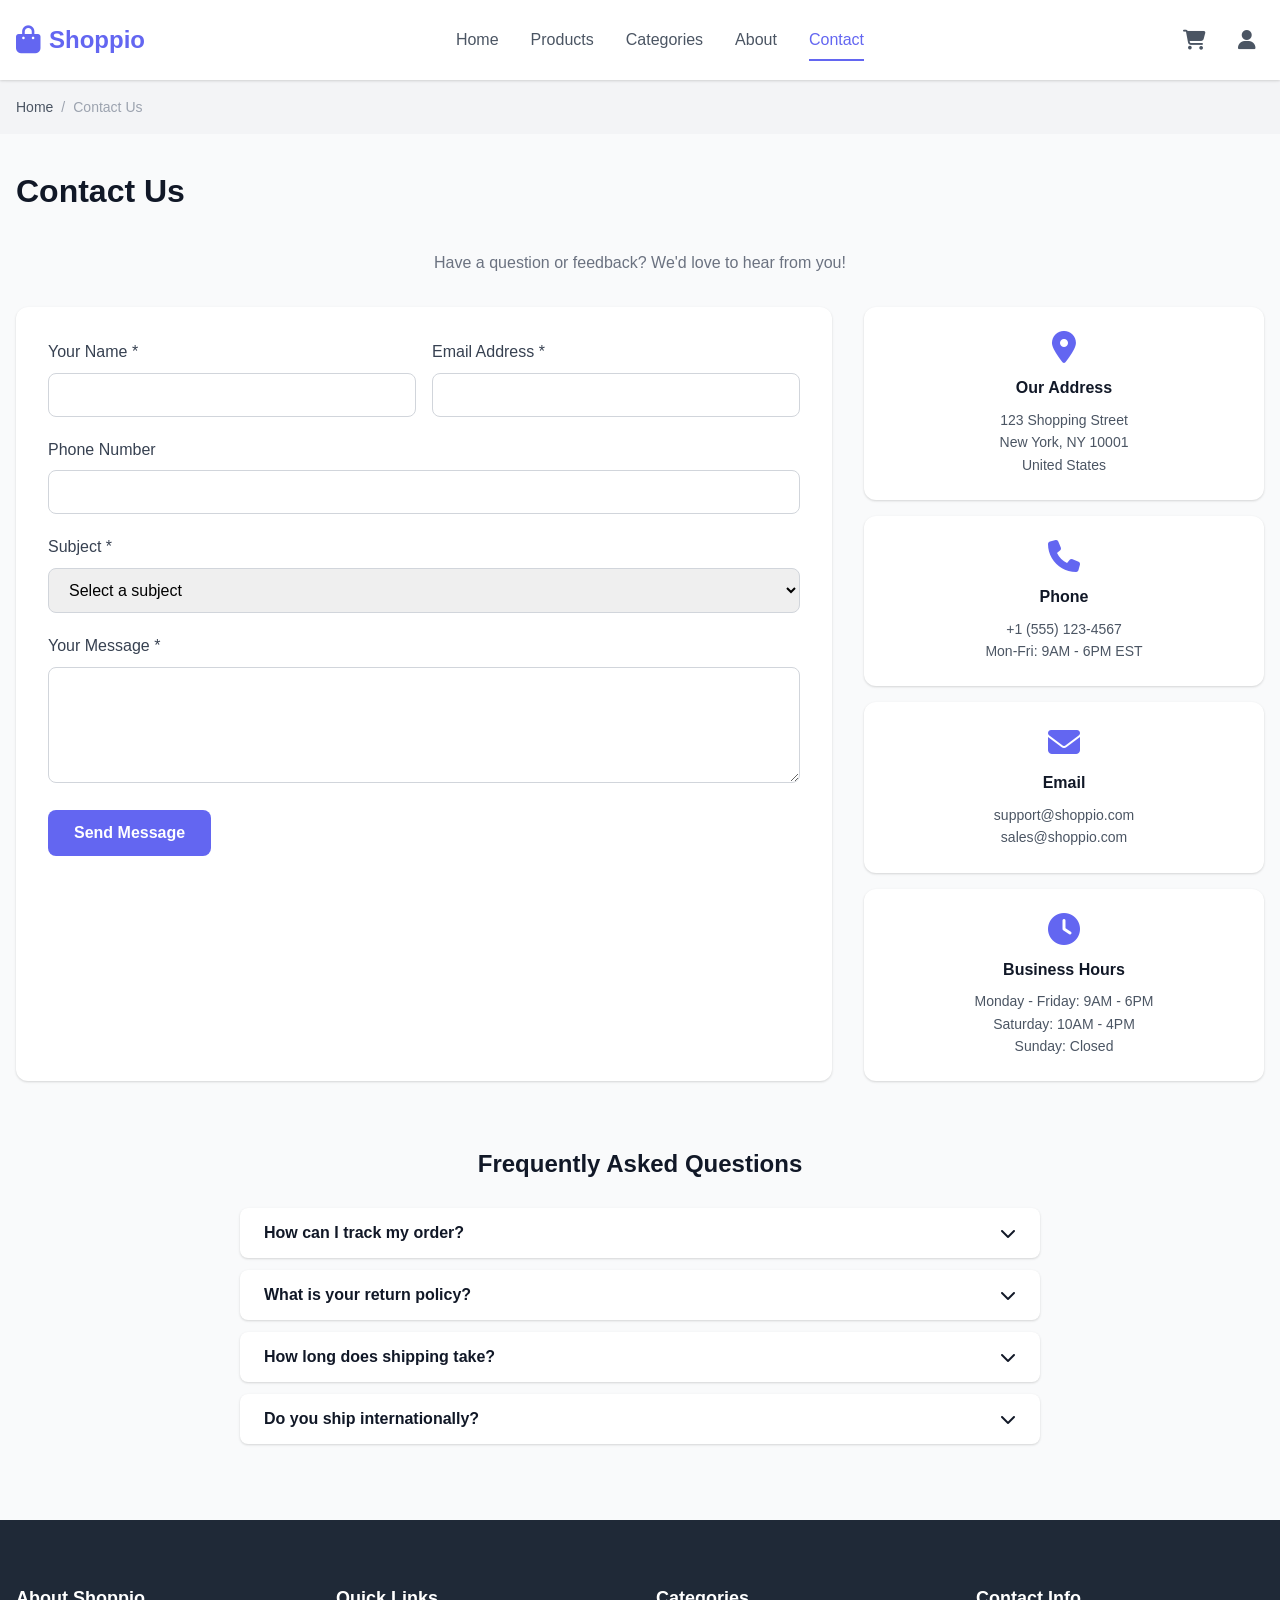
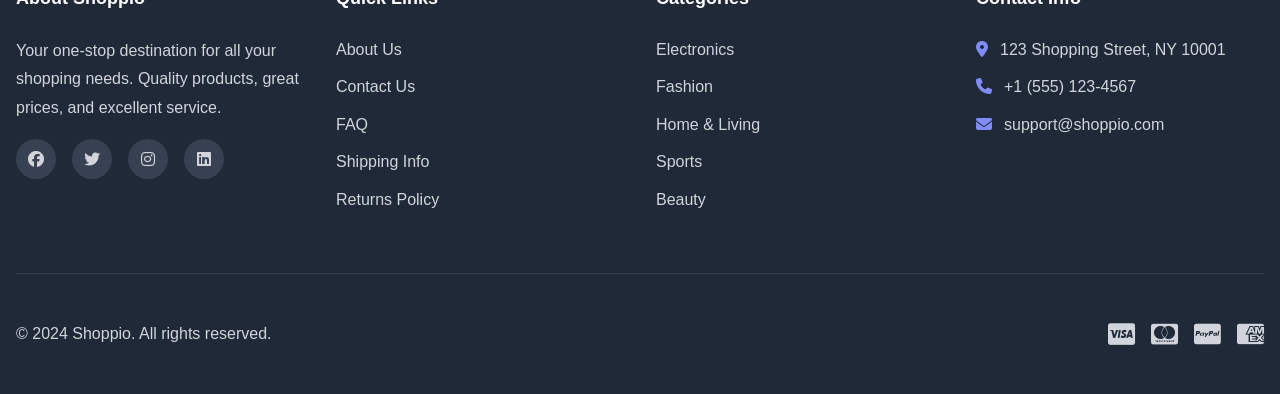
<file: contact.html>
<!DOCTYPE html>
<html lang="en">
<head>
    <meta charset="UTF-8">
    <meta name="viewport" content="width=device-width, initial-scale=1.0">
    <title>Contact Us - Shoppio</title>
    <link rel="stylesheet" href="css/style.css">
    <link rel="stylesheet" href="https://cdnjs.cloudflare.com/ajax/libs/font-awesome/6.4.0/css/all.min.css">
</head>
<body>
    <!-- Header -->
    <header class="header">
        <div class="container">
            <div class="header-content">
                <a href="index.html" class="logo">
                    <i class="fas fa-shopping-bag"></i>
                    <span>Shoppio</span>
                </a>
                
                <nav class="nav">
                    <a href="index.html" class="nav-link">Home</a>
                    <a href="products.html" class="nav-link">Products</a>
                    <a href="categories.html" class="nav-link">Categories</a>
                    <a href="about.html" class="nav-link">About</a>
                    <a href="contact.html" class="nav-link active">Contact</a>
                </nav>

                <div class="header-actions">
                    <a href="cart.html" class="cart-icon" id="cart-icon">
                        <i class="fas fa-shopping-cart"></i>
                        <span class="cart-count" id="cart-count">0</span>
                    </a>
                    
                    <div class="user-menu" id="user-menu">
                        <button class="user-btn" id="user-btn">
                            <i class="fas fa-user"></i>
                        </button>
                        <div class="user-dropdown" id="user-dropdown">
                            <div class="logged-out-menu">
                                <a href="login.html">Sign In</a>
                                <a href="register.html">Sign Up</a>
                            </div>
                            <div class="logged-in-menu" style="display: none;">
                                <span class="user-name" id="user-name-display"></span>
                                <a href="profile.html">My Profile</a>
                                <a href="orders.html">My Orders</a>
                                <a href="wishlist.html">Wishlist</a>
                                <button id="logout-btn">Sign Out</button>
                            </div>
                        </div>
                    </div>

                    <button class="mobile-menu-btn" id="mobile-menu-btn">
                        <i class="fas fa-bars"></i>
                    </button>
                </div>
            </div>
        </div>
    </header>

    <!-- Mobile Menu -->
    <div class="mobile-menu" id="mobile-menu">
        <a href="index.html">Home</a>
        <a href="products.html">Products</a>
        <a href="categories.html">Categories</a>
        <a href="about.html">About</a>
        <a href="contact.html">Contact</a>
    </div>

    <!-- Breadcrumb -->
    <div class="breadcrumb">
        <div class="container">
            <a href="index.html">Home</a>
            <span>/</span>
            <span>Contact Us</span>
        </div>
    </div>

    <!-- Contact Section -->
    <section class="contact-section">
        <div class="container">
            <h1 class="page-title">Contact Us</h1>
            <p class="page-subtitle">Have a question or feedback? We'd love to hear from you!</p>

            <div class="contact-grid">
                <!-- Contact Form -->
                <div class="contact-form-wrapper">
                    <form id="contact-form" class="contact-form">
                        <div class="form-row">
                            <div class="form-group">
                                <label for="contact-name">Your Name *</label>
                                <input type="text" id="contact-name" name="name" required>
                            </div>
                            <div class="form-group">
                                <label for="contact-email">Email Address *</label>
                                <input type="email" id="contact-email" name="email" required>
                            </div>
                        </div>
                        <div class="form-group">
                            <label for="contact-phone">Phone Number</label>
                            <input type="tel" id="contact-phone" name="phone">
                        </div>
                        <div class="form-group">
                            <label for="contact-subject">Subject *</label>
                            <select id="contact-subject" name="subject" required>
                                <option value="">Select a subject</option>
                                <option value="general">General Inquiry</option>
                                <option value="order">Order Related</option>
                                <option value="return">Returns & Refunds</option>
                                <option value="technical">Technical Support</option>
                                <option value="feedback">Feedback</option>
                                <option value="other">Other</option>
                            </select>
                        </div>
                        <div class="form-group">
                            <label for="contact-message">Your Message *</label>
                            <textarea id="contact-message" name="message" rows="5" required></textarea>
                        </div>
                        <button type="submit" class="btn btn-primary">Send Message</button>
                    </form>
                </div>

                <!-- Contact Info -->
                <div class="contact-info-wrapper">
                    <div class="contact-info-card">
                        <i class="fas fa-map-marker-alt"></i>
                        <h3>Our Address</h3>
                        <p>123 Shopping Street<br>New York, NY 10001<br>United States</p>
                    </div>
                    <div class="contact-info-card">
                        <i class="fas fa-phone"></i>
                        <h3>Phone</h3>
                        <p>+1 (555) 123-4567<br>Mon-Fri: 9AM - 6PM EST</p>
                    </div>
                    <div class="contact-info-card">
                        <i class="fas fa-envelope"></i>
                        <h3>Email</h3>
                        <p>support@shoppio.com<br>sales@shoppio.com</p>
                    </div>
                    <div class="contact-info-card">
                        <i class="fas fa-clock"></i>
                        <h3>Business Hours</h3>
                        <p>Monday - Friday: 9AM - 6PM<br>Saturday: 10AM - 4PM<br>Sunday: Closed</p>
                    </div>
                </div>
            </div>

            <!-- FAQ Section -->
            <div class="contact-faq">
                <h2>Frequently Asked Questions</h2>
                <div class="faq-list">
                    <div class="faq-item">
                        <button class="faq-question">
                            How can I track my order?
                            <i class="fas fa-chevron-down"></i>
                        </button>
                        <div class="faq-answer">
                            <p>You can track your order by logging into your account and visiting the "My Orders" section. You'll find tracking information for all your orders there.</p>
                        </div>
                    </div>
                    <div class="faq-item">
                        <button class="faq-question">
                            What is your return policy?
                            <i class="fas fa-chevron-down"></i>
                        </button>
                        <div class="faq-answer">
                            <p>We offer a 30-day return policy for most items. Products must be unused and in their original packaging. Visit our Returns page for more details.</p>
                        </div>
                    </div>
                    <div class="faq-item">
                        <button class="faq-question">
                            How long does shipping take?
                            <i class="fas fa-chevron-down"></i>
                        </button>
                        <div class="faq-answer">
                            <p>Standard shipping takes 5-7 business days. Express shipping (2-3 days) and overnight shipping options are also available at checkout.</p>
                        </div>
                    </div>
                    <div class="faq-item">
                        <button class="faq-question">
                            Do you ship internationally?
                            <i class="fas fa-chevron-down"></i>
                        </button>
                        <div class="faq-answer">
                            <p>Yes, we ship to select countries including Canada and the United Kingdom. International shipping rates and times vary by location.</p>
                        </div>
                    </div>
                </div>
            </div>
        </div>
    </section>

    <!-- Footer -->
    <footer class="footer">
        <div class="container">
            <div class="footer-grid">
                <div class="footer-col">
                    <h3>About Shoppio</h3>
                    <p>Your one-stop destination for all your shopping needs. Quality products, great prices, and excellent service.</p>
                    <div class="social-links">
                        <a href="#"><i class="fab fa-facebook"></i></a>
                        <a href="#"><i class="fab fa-twitter"></i></a>
                        <a href="#"><i class="fab fa-instagram"></i></a>
                        <a href="#"><i class="fab fa-linkedin"></i></a>
                    </div>
                </div>
                <div class="footer-col">
                    <h3>Quick Links</h3>
                    <ul>
                        <li><a href="about.html">About Us</a></li>
                        <li><a href="contact.html">Contact Us</a></li>
                        <li><a href="faq.html">FAQ</a></li>
                        <li><a href="shipping.html">Shipping Info</a></li>
                        <li><a href="returns.html">Returns Policy</a></li>
                    </ul>
                </div>
                <div class="footer-col">
                    <h3>Categories</h3>
                    <ul>
                        <li><a href="products.html?category=electronics">Electronics</a></li>
                        <li><a href="products.html?category=fashion">Fashion</a></li>
                        <li><a href="products.html?category=home">Home & Living</a></li>
                        <li><a href="products.html?category=sports">Sports</a></li>
                        <li><a href="products.html?category=beauty">Beauty</a></li>
                    </ul>
                </div>
                <div class="footer-col">
                    <h3>Contact Info</h3>
                    <ul class="contact-info">
                        <li><i class="fas fa-map-marker-alt"></i> 123 Shopping Street, NY 10001</li>
                        <li><i class="fas fa-phone"></i> +1 (555) 123-4567</li>
                        <li><i class="fas fa-envelope"></i> support@shoppio.com</li>
                    </ul>
                </div>
            </div>
            <div class="footer-bottom">
                <p>&copy; 2024 Shoppio. All rights reserved.</p>
                <div class="payment-methods">
                    <i class="fab fa-cc-visa"></i>
                    <i class="fab fa-cc-mastercard"></i>
                    <i class="fab fa-cc-paypal"></i>
                    <i class="fab fa-cc-amex"></i>
                </div>
            </div>
        </div>
    </footer>

    <!-- Toast Notification -->
    <div class="toast" id="toast">
        <span id="toast-message"></span>
    </div>

    <!-- Core Scripts -->
    <script src="src/js/config/constants.js"></script>
    <script src="src/js/data/products.js"></script>
    <script src="src/js/utils/helpers.js"></script>
    <script src="src/js/services/product.service.js"></script>
    <script src="src/js/services/auth.service.js"></script>
    <script src="src/js/services/cart.service.js"></script>
    <script src="src/js/services/order.service.js"></script>
    <script src="src/js/app.js"></script>
</body>
</html>
</file>
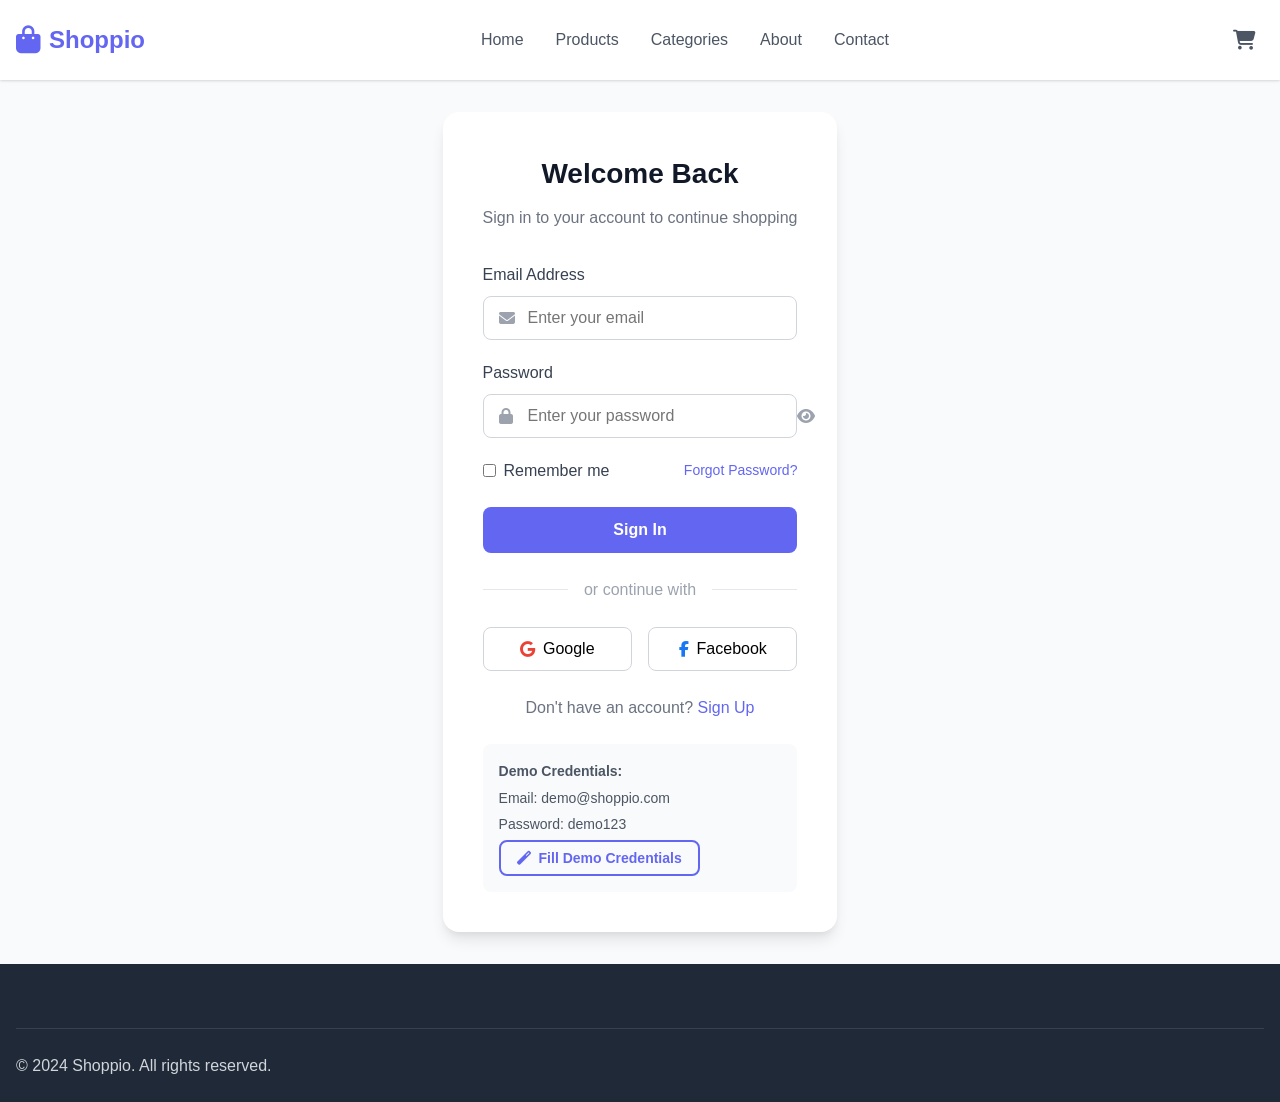
<file: login.html>
<!DOCTYPE html>
<html lang="en">
<head>
    <meta charset="UTF-8">
    <meta name="viewport" content="width=device-width, initial-scale=1.0">
    <title>Sign In - Shoppio</title>
    <link rel="stylesheet" href="css/style.css">
    <link rel="stylesheet" href="https://cdnjs.cloudflare.com/ajax/libs/font-awesome/6.4.0/css/all.min.css">
</head>
<body>
    <!-- Header -->
    <header class="header">
        <div class="container">
            <div class="header-content">
                <a href="index.html" class="logo">
                    <i class="fas fa-shopping-bag"></i>
                    <span>Shoppio</span>
                </a>
                
                <nav class="nav">
                    <a href="index.html" class="nav-link">Home</a>
                    <a href="products.html" class="nav-link">Products</a>
                    <a href="categories.html" class="nav-link">Categories</a>
                    <a href="about.html" class="nav-link">About</a>
                    <a href="contact.html" class="nav-link">Contact</a>
                </nav>

                <div class="header-actions">
                    <a href="cart.html" class="cart-icon" id="cart-icon">
                        <i class="fas fa-shopping-cart"></i>
                        <span class="cart-count" id="cart-count">0</span>
                    </a>

                    <button class="mobile-menu-btn" id="mobile-menu-btn">
                        <i class="fas fa-bars"></i>
                    </button>
                </div>
            </div>
        </div>
    </header>

    <!-- Mobile Menu -->
    <div class="mobile-menu" id="mobile-menu">
        <a href="index.html">Home</a>
        <a href="products.html">Products</a>
        <a href="categories.html">Categories</a>
        <a href="about.html">About</a>
        <a href="contact.html">Contact</a>
    </div>

    <!-- Login Section -->
    <section class="auth-section">
        <div class="container">
            <div class="auth-card">
                <div class="auth-header">
                    <h1>Welcome Back</h1>
                    <p>Sign in to your account to continue shopping</p>
                </div>

                <form id="login-form" class="auth-form">
                    <div class="form-group">
                        <label for="email">Email Address</label>
                        <div class="input-icon">
                            <i class="fas fa-envelope"></i>
                            <input type="email" id="email" name="email" placeholder="Enter your email" required>
                        </div>
                        <span class="error-message" id="email-error"></span>
                    </div>

                    <div class="form-group">
                        <label for="password">Password</label>
                        <div class="input-icon">
                            <i class="fas fa-lock"></i>
                            <input type="password" id="password" name="password" placeholder="Enter your password" required>
                            <button type="button" class="toggle-password" id="toggle-password">
                                <i class="fas fa-eye"></i>
                            </button>
                        </div>
                        <span class="error-message" id="password-error"></span>
                    </div>

                    <div class="form-options">
                        <label class="checkbox-label">
                            <input type="checkbox" id="remember-me">
                            Remember me
                        </label>
                        <a href="forgot-password.html" class="forgot-link">Forgot Password?</a>
                    </div>

                    <button type="submit" class="btn btn-primary btn-block" id="login-btn">
                        Sign In
                    </button>

                    <div class="divider">
                        <span>or continue with</span>
                    </div>

                    <div class="social-login">
                        <button type="button" class="social-btn google" id="google-login">
                            <i class="fab fa-google"></i>
                            Google
                        </button>
                        <button type="button" class="social-btn facebook" id="facebook-login">
                            <i class="fab fa-facebook-f"></i>
                            Facebook
                        </button>
                    </div>

                    <div class="auth-footer">
                        <p>Don't have an account? <a href="register.html">Sign Up</a></p>
                    </div>
                </form>

                <div class="demo-credentials">
                    <p><strong>Demo Credentials:</strong></p>
                    <p>Email: demo@shoppio.com</p>
                    <p>Password: demo123</p>
                    <button type="button" class="btn btn-outline btn-sm" id="demo-login-btn">
                        <i class="fas fa-magic"></i> Fill Demo Credentials
                    </button>
                </div>
            </div>
        </div>
    </section>

    <!-- Footer -->
    <footer class="footer">
        <div class="container">
            <div class="footer-bottom">
                <p>&copy; 2024 Shoppio. All rights reserved.</p>
            </div>
        </div>
    </footer>

    <!-- Toast Notification -->
    <div class="toast" id="toast">
        <span id="toast-message"></span>
    </div>

    <!-- Core Scripts -->
    <script src="src/js/config/constants.js"></script>
    <script src="src/js/data/products.js"></script>
    <script src="src/js/utils/helpers.js"></script>
    <script src="src/js/services/product.service.js"></script>
    <script src="src/js/services/auth.service.js"></script>
    <script src="src/js/services/cart.service.js"></script>
    <script src="src/js/services/order.service.js"></script>
    <script src="src/js/app.js"></script>
    <script src="src/js/pages/auth.page.js"></script>
</body>
</html>
</file>
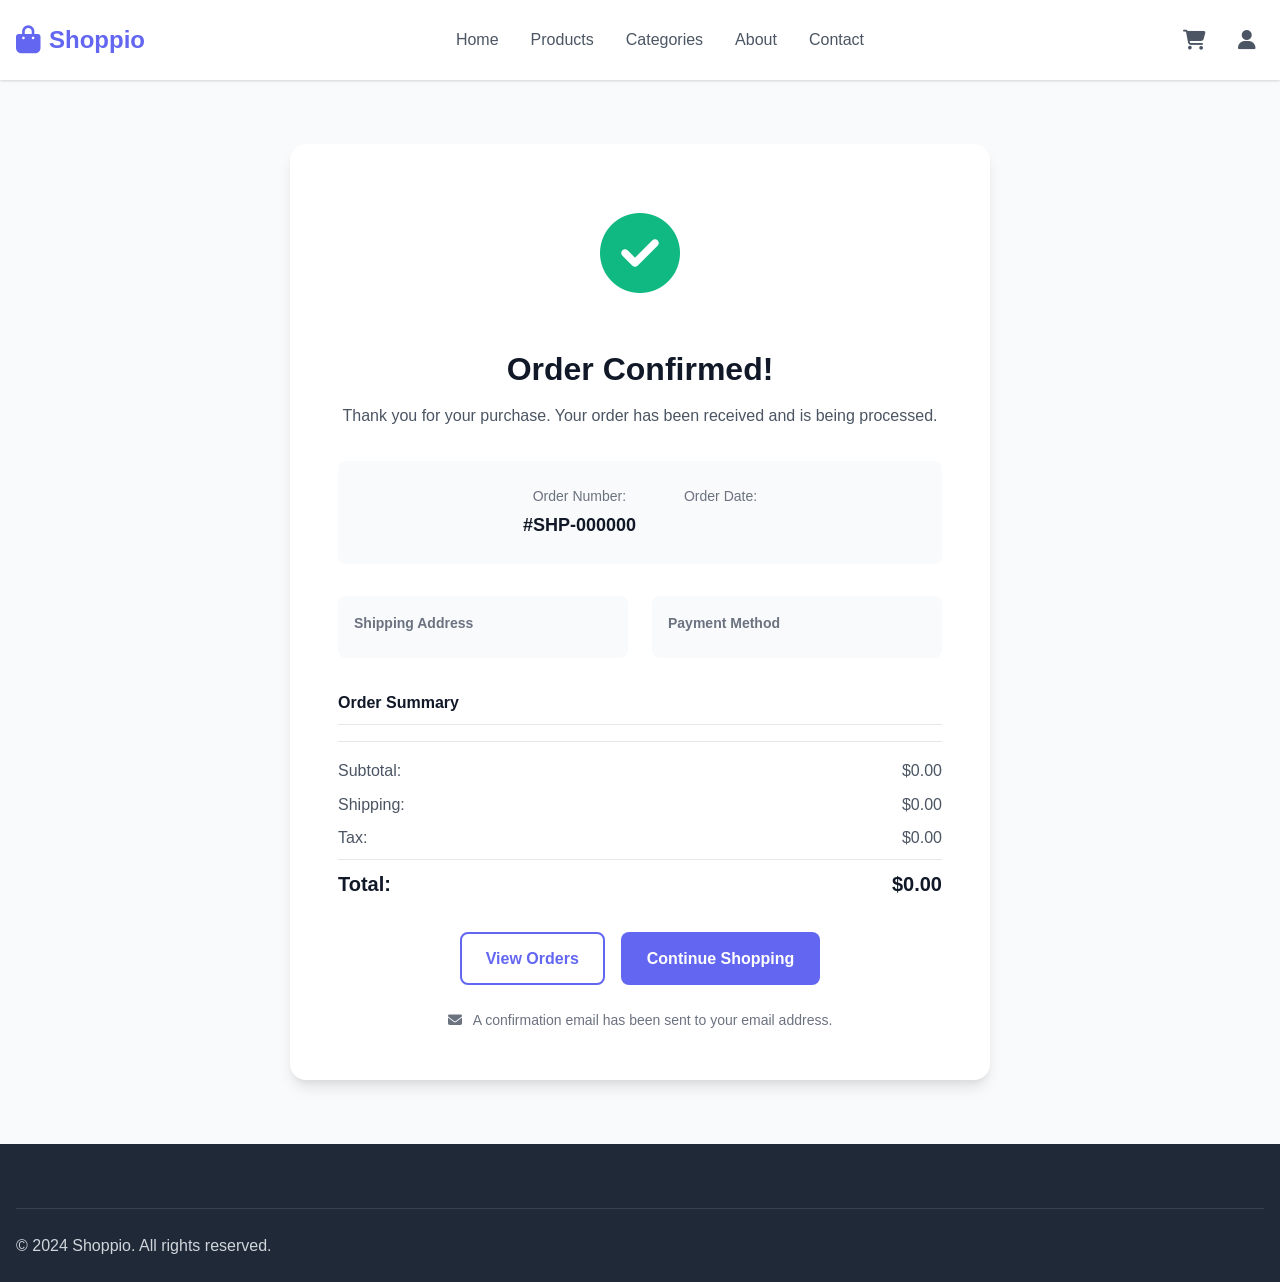
<file: order-confirmation.html>
<!DOCTYPE html>
<html lang="en">
<head>
    <meta charset="UTF-8">
    <meta name="viewport" content="width=device-width, initial-scale=1.0">
    <title>Order Confirmed - Shoppio</title>
    <link rel="stylesheet" href="css/style.css">
    <link rel="stylesheet" href="https://cdnjs.cloudflare.com/ajax/libs/font-awesome/6.4.0/css/all.min.css">
</head>
<body>
    <!-- Header -->
    <header class="header">
        <div class="container">
            <div class="header-content">
                <a href="index.html" class="logo">
                    <i class="fas fa-shopping-bag"></i>
                    <span>Shoppio</span>
                </a>
                
                <nav class="nav">
                    <a href="index.html" class="nav-link">Home</a>
                    <a href="products.html" class="nav-link">Products</a>
                    <a href="categories.html" class="nav-link">Categories</a>
                    <a href="about.html" class="nav-link">About</a>
                    <a href="contact.html" class="nav-link">Contact</a>
                </nav>

                <div class="header-actions">
                    <a href="cart.html" class="cart-icon" id="cart-icon">
                        <i class="fas fa-shopping-cart"></i>
                        <span class="cart-count" id="cart-count">0</span>
                    </a>
                    
                    <div class="user-menu" id="user-menu">
                        <button class="user-btn" id="user-btn">
                            <i class="fas fa-user"></i>
                        </button>
                        <div class="user-dropdown" id="user-dropdown">
                            <div class="logged-out-menu">
                                <a href="login.html">Sign In</a>
                                <a href="register.html">Sign Up</a>
                            </div>
                            <div class="logged-in-menu" style="display: none;">
                                <span class="user-name" id="user-name-display"></span>
                                <a href="profile.html">My Profile</a>
                                <a href="orders.html">My Orders</a>
                                <a href="wishlist.html">Wishlist</a>
                                <button id="logout-btn">Sign Out</button>
                            </div>
                        </div>
                    </div>

                    <button class="mobile-menu-btn" id="mobile-menu-btn">
                        <i class="fas fa-bars"></i>
                    </button>
                </div>
            </div>
        </div>
    </header>

    <!-- Order Confirmation -->
    <section class="confirmation-section">
        <div class="container">
            <div class="confirmation-card">
                <div class="confirmation-icon">
                    <i class="fas fa-check-circle"></i>
                </div>
                <h1>Order Confirmed!</h1>
                <p class="confirmation-message">Thank you for your purchase. Your order has been received and is being processed.</p>
                
                <div class="order-details">
                    <div class="order-number">
                        <span>Order Number:</span>
                        <strong id="order-number">#SHP-000000</strong>
                    </div>
                    <div class="order-date">
                        <span>Order Date:</span>
                        <strong id="order-date"></strong>
                    </div>
                </div>

                <div class="confirmation-info">
                    <div class="info-section">
                        <h3>Shipping Address</h3>
                        <p id="confirm-shipping-address"></p>
                    </div>
                    <div class="info-section">
                        <h3>Payment Method</h3>
                        <p id="confirm-payment-method"></p>
                    </div>
                </div>

                <div class="order-items-summary">
                    <h3>Order Summary</h3>
                    <div id="confirm-items"></div>
                    <div class="order-totals">
                        <div class="total-row">
                            <span>Subtotal:</span>
                            <span id="confirm-subtotal">$0.00</span>
                        </div>
                        <div class="total-row">
                            <span>Shipping:</span>
                            <span id="confirm-shipping">$0.00</span>
                        </div>
                        <div class="total-row">
                            <span>Tax:</span>
                            <span id="confirm-tax">$0.00</span>
                        </div>
                        <div class="total-row grand-total">
                            <span>Total:</span>
                            <span id="confirm-total">$0.00</span>
                        </div>
                    </div>
                </div>

                <div class="confirmation-actions">
                    <a href="orders.html" class="btn btn-outline">View Orders</a>
                    <a href="products.html" class="btn btn-primary">Continue Shopping</a>
                </div>

                <div class="confirmation-note">
                    <p><i class="fas fa-envelope"></i> A confirmation email has been sent to your email address.</p>
                </div>
            </div>
        </div>
    </section>

    <!-- Footer -->
    <footer class="footer">
        <div class="container">
            <div class="footer-bottom">
                <p>&copy; 2024 Shoppio. All rights reserved.</p>
            </div>
        </div>
    </footer>

    <!-- Toast Notification -->
    <div class="toast" id="toast">
        <span id="toast-message"></span>
    </div>

    <!-- Core Scripts -->
    <script src="src/js/config/constants.js"></script>
    <script src="src/js/data/products.js"></script>
    <script src="src/js/utils/helpers.js"></script>
    <script src="src/js/services/product.service.js"></script>
    <script src="src/js/services/auth.service.js"></script>
    <script src="src/js/services/cart.service.js"></script>
    <script src="src/js/services/order.service.js"></script>
    <script src="src/js/app.js"></script>
    <script src="src/js/pages/profile.page.js"></script>
</body>
</html>
</file>
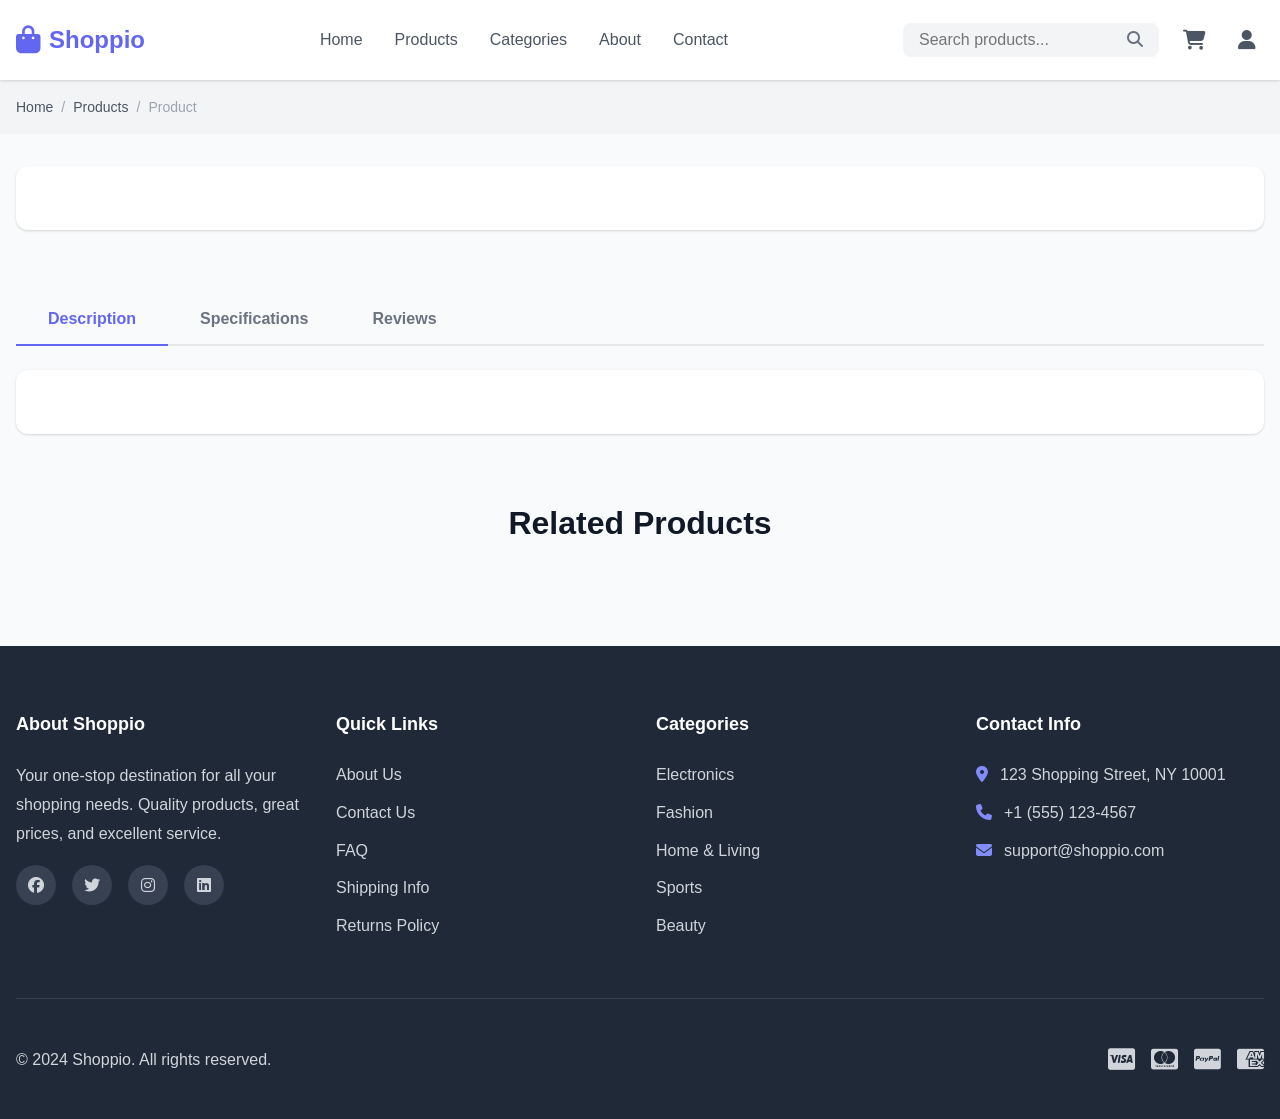
<file: product-detail.html>
<!DOCTYPE html>
<html lang="en">
<head>
    <meta charset="UTF-8">
    <meta name="viewport" content="width=device-width, initial-scale=1.0">
    <title>Product Details - Shoppio</title>
    <link rel="stylesheet" href="css/style.css">
    <link rel="stylesheet" href="https://cdnjs.cloudflare.com/ajax/libs/font-awesome/6.4.0/css/all.min.css">
</head>
<body>
    <!-- Header -->
    <header class="header">
        <div class="container">
            <div class="header-content">
                <a href="index.html" class="logo">
                    <i class="fas fa-shopping-bag"></i>
                    <span>Shoppio</span>
                </a>
                
                <nav class="nav">
                    <a href="index.html" class="nav-link">Home</a>
                    <a href="products.html" class="nav-link">Products</a>
                    <a href="categories.html" class="nav-link">Categories</a>
                    <a href="about.html" class="nav-link">About</a>
                    <a href="contact.html" class="nav-link">Contact</a>
                </nav>

                <div class="header-actions">
                    <div class="search-box">
                        <input type="text" id="search-input" placeholder="Search products...">
                        <button id="search-btn"><i class="fas fa-search"></i></button>
                    </div>
                    
                    <a href="cart.html" class="cart-icon" id="cart-icon">
                        <i class="fas fa-shopping-cart"></i>
                        <span class="cart-count" id="cart-count">0</span>
                    </a>
                    
                    <div class="user-menu" id="user-menu">
                        <button class="user-btn" id="user-btn">
                            <i class="fas fa-user"></i>
                        </button>
                        <div class="user-dropdown" id="user-dropdown">
                            <div class="logged-out-menu">
                                <a href="login.html">Sign In</a>
                                <a href="register.html">Sign Up</a>
                            </div>
                            <div class="logged-in-menu" style="display: none;">
                                <span class="user-name" id="user-name-display"></span>
                                <a href="profile.html">My Profile</a>
                                <a href="orders.html">My Orders</a>
                                <a href="wishlist.html">Wishlist</a>
                                <button id="logout-btn">Sign Out</button>
                            </div>
                        </div>
                    </div>

                    <button class="mobile-menu-btn" id="mobile-menu-btn">
                        <i class="fas fa-bars"></i>
                    </button>
                </div>
            </div>
        </div>
    </header>

    <!-- Mobile Menu -->
    <div class="mobile-menu" id="mobile-menu">
        <a href="index.html">Home</a>
        <a href="products.html">Products</a>
        <a href="categories.html">Categories</a>
        <a href="about.html">About</a>
        <a href="contact.html">Contact</a>
    </div>

    <!-- Breadcrumb -->
    <div class="breadcrumb">
        <div class="container">
            <a href="index.html">Home</a>
            <span>/</span>
            <a href="products.html">Products</a>
            <span>/</span>
            <span id="product-breadcrumb">Product</span>
        </div>
    </div>

    <!-- Product Detail -->
    <section class="product-detail-section">
        <div class="container">
            <div class="product-detail" id="product-detail">
                <!-- Product details will be loaded dynamically -->
            </div>
        </div>
    </section>

    <!-- Product Tabs -->
    <section class="product-tabs-section">
        <div class="container">
            <div class="tabs">
                <button class="tab-btn active" data-tab="description">Description</button>
                <button class="tab-btn" data-tab="specifications">Specifications</button>
                <button class="tab-btn" data-tab="reviews">Reviews</button>
            </div>
            <div class="tab-content">
                <div class="tab-pane active" id="description">
                    <p id="product-description-full"></p>
                </div>
                <div class="tab-pane" id="specifications">
                    <table class="specs-table" id="specs-table">
                        <!-- Specifications will be loaded dynamically -->
                    </table>
                </div>
                <div class="tab-pane" id="reviews">
                    <div class="reviews-summary" id="reviews-summary">
                        <!-- Reviews summary will be loaded dynamically -->
                    </div>
                    <div class="reviews-list" id="reviews-list">
                        <!-- Reviews will be loaded dynamically -->
                    </div>
                    <div class="write-review">
                        <h3>Write a Review</h3>
                        <form id="review-form">
                            <div class="form-group">
                                <label>Your Rating</label>
                                <div class="rating-input" id="rating-input">
                                    <i class="far fa-star" data-rating="1"></i>
                                    <i class="far fa-star" data-rating="2"></i>
                                    <i class="far fa-star" data-rating="3"></i>
                                    <i class="far fa-star" data-rating="4"></i>
                                    <i class="far fa-star" data-rating="5"></i>
                                </div>
                                <input type="hidden" id="review-rating" value="0">
                            </div>
                            <div class="form-group">
                                <label for="review-title">Review Title</label>
                                <input type="text" id="review-title" required>
                            </div>
                            <div class="form-group">
                                <label for="review-text">Your Review</label>
                                <textarea id="review-text" rows="4" required></textarea>
                            </div>
                            <button type="submit" class="btn btn-primary">Submit Review</button>
                        </form>
                    </div>
                </div>
            </div>
        </div>
    </section>

    <!-- Related Products -->
    <section class="related-products-section">
        <div class="container">
            <h2 class="section-title">Related Products</h2>
            <div class="products-grid" id="related-products">
                <!-- Related products will be loaded dynamically -->
            </div>
        </div>
    </section>

    <!-- Footer -->
    <footer class="footer">
        <div class="container">
            <div class="footer-grid">
                <div class="footer-col">
                    <h3>About Shoppio</h3>
                    <p>Your one-stop destination for all your shopping needs. Quality products, great prices, and excellent service.</p>
                    <div class="social-links">
                        <a href="#"><i class="fab fa-facebook"></i></a>
                        <a href="#"><i class="fab fa-twitter"></i></a>
                        <a href="#"><i class="fab fa-instagram"></i></a>
                        <a href="#"><i class="fab fa-linkedin"></i></a>
                    </div>
                </div>
                <div class="footer-col">
                    <h3>Quick Links</h3>
                    <ul>
                        <li><a href="about.html">About Us</a></li>
                        <li><a href="contact.html">Contact Us</a></li>
                        <li><a href="faq.html">FAQ</a></li>
                        <li><a href="shipping.html">Shipping Info</a></li>
                        <li><a href="returns.html">Returns Policy</a></li>
                    </ul>
                </div>
                <div class="footer-col">
                    <h3>Categories</h3>
                    <ul>
                        <li><a href="products.html?category=electronics">Electronics</a></li>
                        <li><a href="products.html?category=fashion">Fashion</a></li>
                        <li><a href="products.html?category=home">Home & Living</a></li>
                        <li><a href="products.html?category=sports">Sports</a></li>
                        <li><a href="products.html?category=beauty">Beauty</a></li>
                    </ul>
                </div>
                <div class="footer-col">
                    <h3>Contact Info</h3>
                    <ul class="contact-info">
                        <li><i class="fas fa-map-marker-alt"></i> 123 Shopping Street, NY 10001</li>
                        <li><i class="fas fa-phone"></i> +1 (555) 123-4567</li>
                        <li><i class="fas fa-envelope"></i> support@shoppio.com</li>
                    </ul>
                </div>
            </div>
            <div class="footer-bottom">
                <p>&copy; 2024 Shoppio. All rights reserved.</p>
                <div class="payment-methods">
                    <i class="fab fa-cc-visa"></i>
                    <i class="fab fa-cc-mastercard"></i>
                    <i class="fab fa-cc-paypal"></i>
                    <i class="fab fa-cc-amex"></i>
                </div>
            </div>
        </div>
    </footer>

    <!-- Toast Notification -->
    <div class="toast" id="toast">
        <span id="toast-message"></span>
    </div>

    <!-- Core Scripts -->
    <script src="src/js/config/constants.js"></script>
    <script src="src/js/data/products.js"></script>
    <script src="src/js/utils/helpers.js"></script>
    <script src="src/js/services/product.service.js"></script>
    <script src="src/js/services/auth.service.js"></script>
    <script src="src/js/services/cart.service.js"></script>
    <script src="src/js/services/order.service.js"></script>
    <script src="src/js/app.js"></script>
    <script src="src/js/pages/product-detail.page.js"></script>
</body>
</html>
</file>
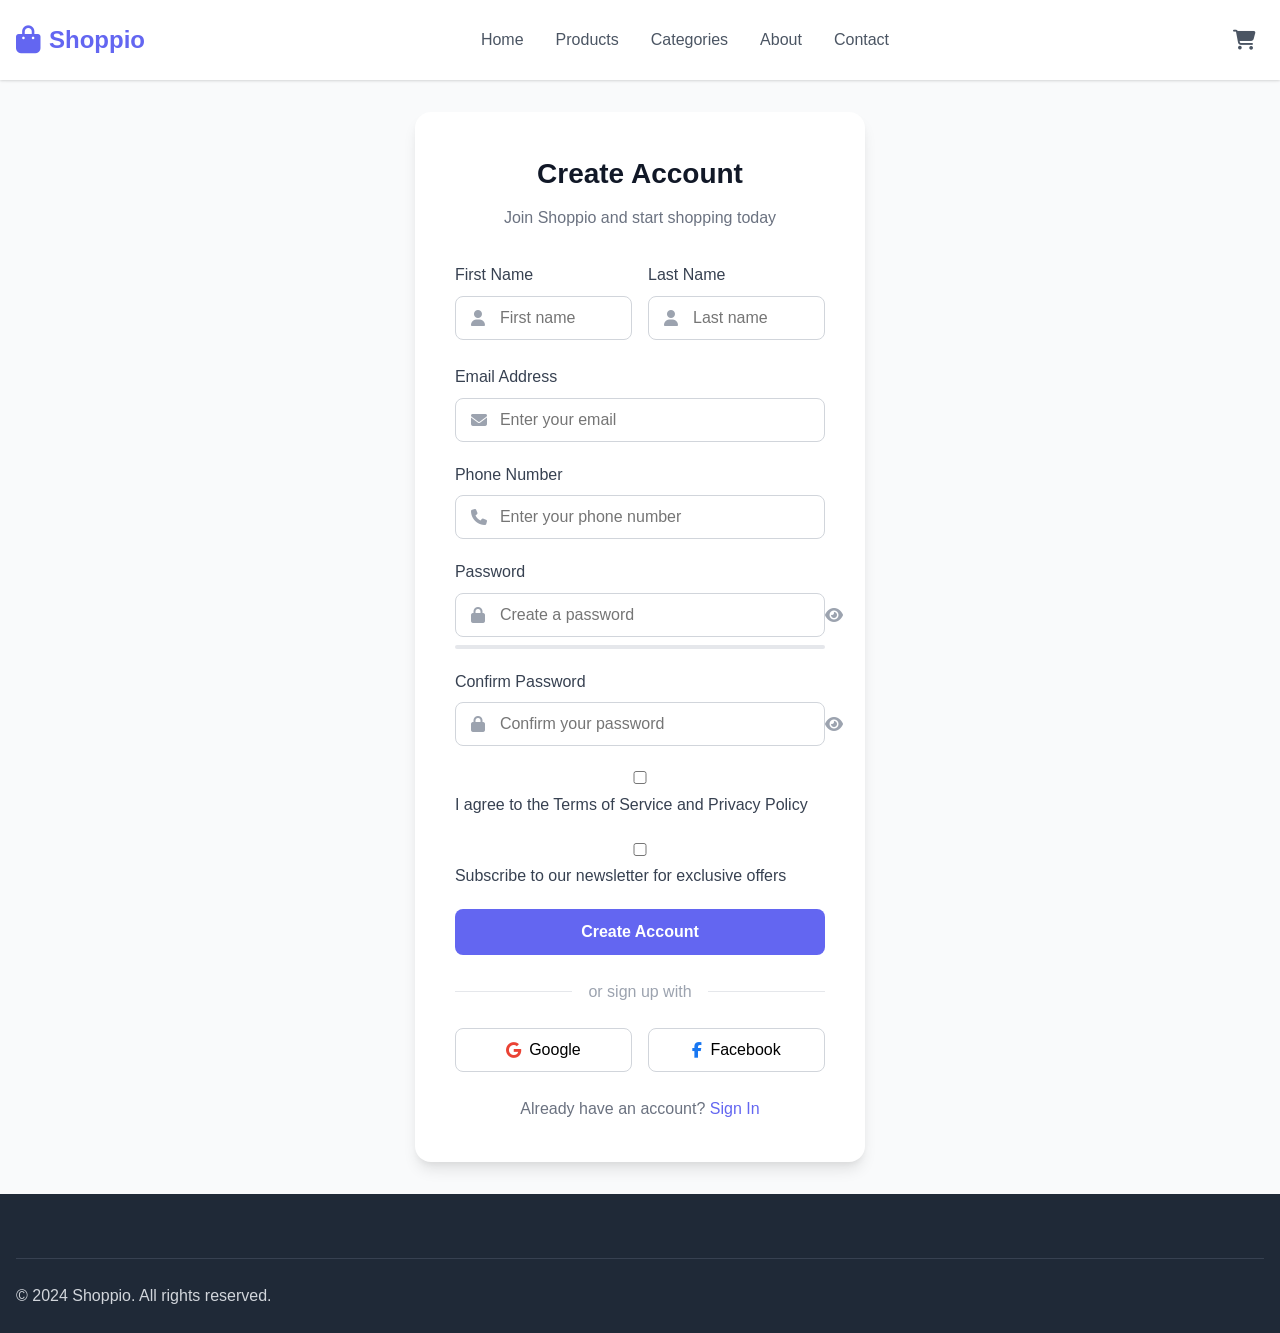
<file: register.html>
<!DOCTYPE html>
<html lang="en">
<head>
    <meta charset="UTF-8">
    <meta name="viewport" content="width=device-width, initial-scale=1.0">
    <title>Sign Up - Shoppio</title>
    <link rel="stylesheet" href="css/style.css">
    <link rel="stylesheet" href="https://cdnjs.cloudflare.com/ajax/libs/font-awesome/6.4.0/css/all.min.css">
</head>
<body>
    <!-- Header -->
    <header class="header">
        <div class="container">
            <div class="header-content">
                <a href="index.html" class="logo">
                    <i class="fas fa-shopping-bag"></i>
                    <span>Shoppio</span>
                </a>
                
                <nav class="nav">
                    <a href="index.html" class="nav-link">Home</a>
                    <a href="products.html" class="nav-link">Products</a>
                    <a href="categories.html" class="nav-link">Categories</a>
                    <a href="about.html" class="nav-link">About</a>
                    <a href="contact.html" class="nav-link">Contact</a>
                </nav>

                <div class="header-actions">
                    <a href="cart.html" class="cart-icon" id="cart-icon">
                        <i class="fas fa-shopping-cart"></i>
                        <span class="cart-count" id="cart-count">0</span>
                    </a>

                    <button class="mobile-menu-btn" id="mobile-menu-btn">
                        <i class="fas fa-bars"></i>
                    </button>
                </div>
            </div>
        </div>
    </header>

    <!-- Mobile Menu -->
    <div class="mobile-menu" id="mobile-menu">
        <a href="index.html">Home</a>
        <a href="products.html">Products</a>
        <a href="categories.html">Categories</a>
        <a href="about.html">About</a>
        <a href="contact.html">Contact</a>
    </div>

    <!-- Register Section -->
    <section class="auth-section">
        <div class="container">
            <div class="auth-card">
                <div class="auth-header">
                    <h1>Create Account</h1>
                    <p>Join Shoppio and start shopping today</p>
                </div>

                <form id="register-form" class="auth-form">
                    <div class="form-row">
                        <div class="form-group">
                            <label for="first-name">First Name</label>
                            <div class="input-icon">
                                <i class="fas fa-user"></i>
                                <input type="text" id="first-name" name="firstName" placeholder="First name" required>
                            </div>
                            <span class="error-message" id="first-name-error"></span>
                        </div>
                        <div class="form-group">
                            <label for="last-name">Last Name</label>
                            <div class="input-icon">
                                <i class="fas fa-user"></i>
                                <input type="text" id="last-name" name="lastName" placeholder="Last name" required>
                            </div>
                            <span class="error-message" id="last-name-error"></span>
                        </div>
                    </div>

                    <div class="form-group">
                        <label for="email">Email Address</label>
                        <div class="input-icon">
                            <i class="fas fa-envelope"></i>
                            <input type="email" id="email" name="email" placeholder="Enter your email" required>
                        </div>
                        <span class="error-message" id="email-error"></span>
                    </div>

                    <div class="form-group">
                        <label for="phone">Phone Number</label>
                        <div class="input-icon">
                            <i class="fas fa-phone"></i>
                            <input type="tel" id="phone" name="phone" placeholder="Enter your phone number">
                        </div>
                        <span class="error-message" id="phone-error"></span>
                    </div>

                    <div class="form-group">
                        <label for="password">Password</label>
                        <div class="input-icon">
                            <i class="fas fa-lock"></i>
                            <input type="password" id="password" name="password" placeholder="Create a password" required>
                            <button type="button" class="toggle-password" id="toggle-password">
                                <i class="fas fa-eye"></i>
                            </button>
                        </div>
                        <span class="error-message" id="password-error"></span>
                        <div class="password-strength" id="password-strength">
                            <div class="strength-bar" id="password-strength-bar"></div>
                            <span class="strength-text" id="password-strength-text"></span>
                        </div>
                    </div>

                    <div class="form-group">
                        <label for="confirm-password">Confirm Password</label>
                        <div class="input-icon">
                            <i class="fas fa-lock"></i>
                            <input type="password" id="confirm-password" name="confirmPassword" placeholder="Confirm your password" required>
                            <button type="button" class="toggle-password" id="toggle-confirm-password">
                                <i class="fas fa-eye"></i>
                            </button>
                        </div>
                        <span class="error-message" id="confirm-password-error"></span>
                    </div>

                    <div class="form-group">
                        <label class="checkbox-label">
                            <input type="checkbox" id="terms" required>
                            I agree to the <a href="terms.html">Terms of Service</a> and <a href="privacy.html">Privacy Policy</a>
                        </label>
                        <span class="error-message" id="terms-error"></span>
                    </div>

                    <div class="form-group">
                        <label class="checkbox-label">
                            <input type="checkbox" id="newsletter">
                            Subscribe to our newsletter for exclusive offers
                        </label>
                    </div>

                    <button type="submit" class="btn btn-primary btn-block" id="register-btn">
                        Create Account
                    </button>

                    <div class="divider">
                        <span>or sign up with</span>
                    </div>

                    <div class="social-login">
                        <button type="button" class="social-btn google" id="google-signup">
                            <i class="fab fa-google"></i>
                            Google
                        </button>
                        <button type="button" class="social-btn facebook" id="facebook-signup">
                            <i class="fab fa-facebook-f"></i>
                            Facebook
                        </button>
                    </div>

                    <div class="auth-footer">
                        <p>Already have an account? <a href="login.html">Sign In</a></p>
                    </div>
                </form>
            </div>
        </div>
    </section>

    <!-- Footer -->
    <footer class="footer">
        <div class="container">
            <div class="footer-bottom">
                <p>&copy; 2024 Shoppio. All rights reserved.</p>
            </div>
        </div>
    </footer>

    <!-- Toast Notification -->
    <div class="toast" id="toast">
        <span id="toast-message"></span>
    </div>

    <!-- Core Scripts -->
    <script src="src/js/config/constants.js"></script>
    <script src="src/js/data/products.js"></script>
    <script src="src/js/utils/helpers.js"></script>
    <script src="src/js/services/product.service.js"></script>
    <script src="src/js/services/auth.service.js"></script>
    <script src="src/js/services/cart.service.js"></script>
    <script src="src/js/services/order.service.js"></script>
    <script src="src/js/app.js"></script>
    <script src="src/js/pages/auth.page.js"></script>
</body>
</html>
</file>
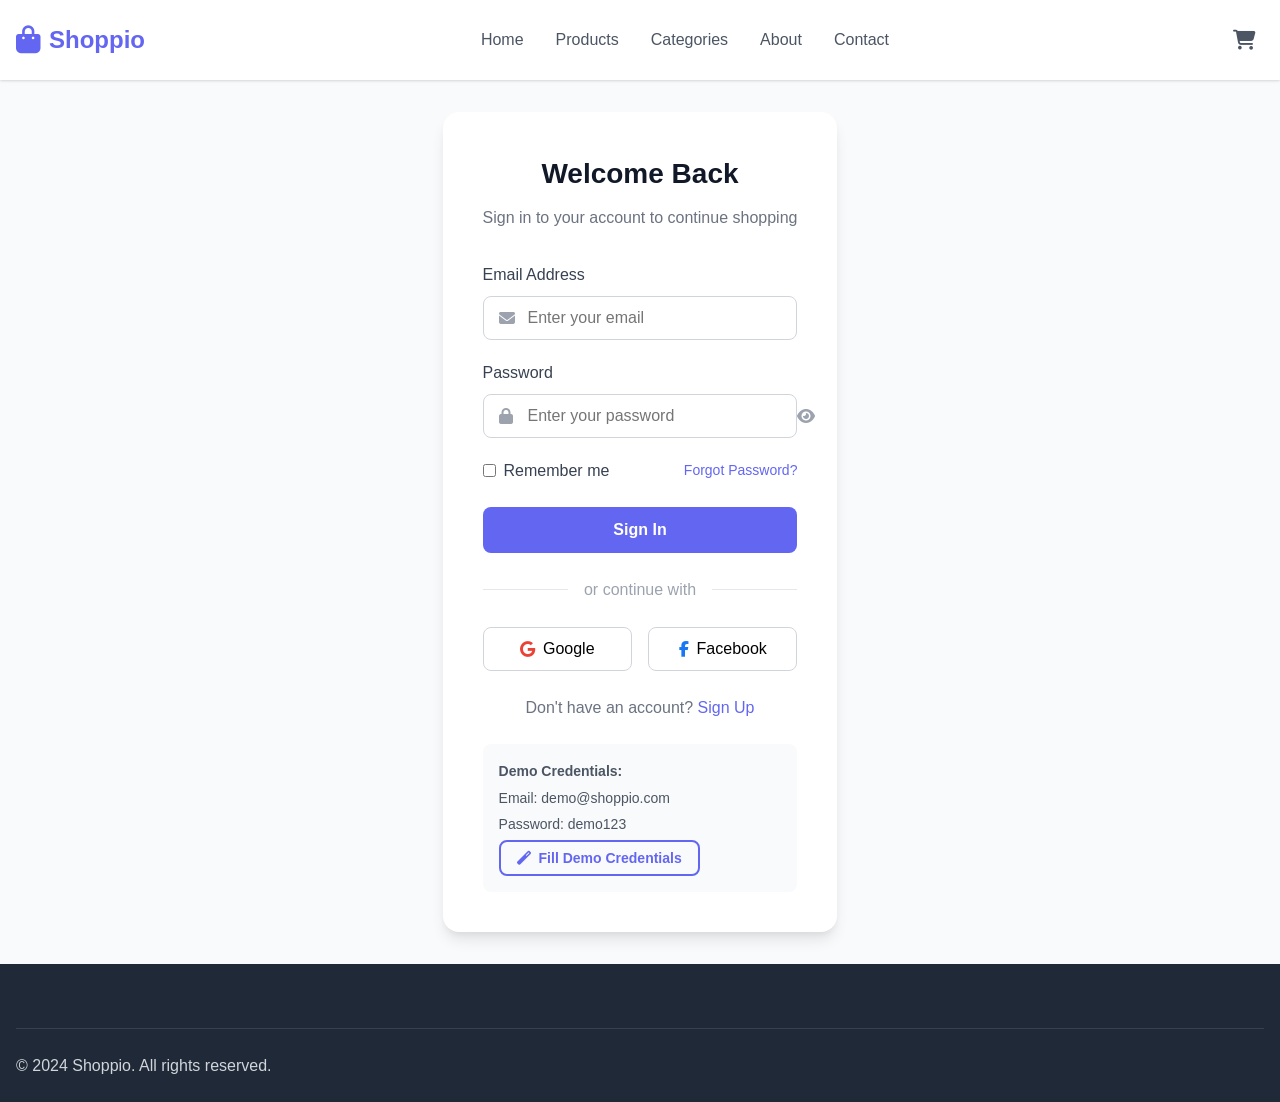
<file: wishlist.html>
<!DOCTYPE html>
<html lang="en">
<head>
    <meta charset="UTF-8">
    <meta name="viewport" content="width=device-width, initial-scale=1.0">
    <title>Wishlist - Shoppio</title>
    <link rel="stylesheet" href="css/style.css">
    <link rel="stylesheet" href="https://cdnjs.cloudflare.com/ajax/libs/font-awesome/6.4.0/css/all.min.css">
</head>
<body>
    <!-- Header -->
    <header class="header">
        <div class="container">
            <div class="header-content">
                <a href="index.html" class="logo">
                    <i class="fas fa-shopping-bag"></i>
                    <span>Shoppio</span>
                </a>
                
                <nav class="nav">
                    <a href="index.html" class="nav-link">Home</a>
                    <a href="products.html" class="nav-link">Products</a>
                    <a href="categories.html" class="nav-link">Categories</a>
                    <a href="about.html" class="nav-link">About</a>
                    <a href="contact.html" class="nav-link">Contact</a>
                </nav>

                <div class="header-actions">
                    <a href="cart.html" class="cart-icon" id="cart-icon">
                        <i class="fas fa-shopping-cart"></i>
                        <span class="cart-count" id="cart-count">0</span>
                    </a>
                    
                    <div class="user-menu" id="user-menu">
                        <button class="user-btn" id="user-btn">
                            <i class="fas fa-user"></i>
                        </button>
                        <div class="user-dropdown" id="user-dropdown">
                            <div class="logged-out-menu">
                                <a href="login.html">Sign In</a>
                                <a href="register.html">Sign Up</a>
                            </div>
                            <div class="logged-in-menu" style="display: none;">
                                <span class="user-name" id="user-name-display"></span>
                                <a href="profile.html">My Profile</a>
                                <a href="orders.html">My Orders</a>
                                <a href="wishlist.html">Wishlist</a>
                                <button id="logout-btn">Sign Out</button>
                            </div>
                        </div>
                    </div>

                    <button class="mobile-menu-btn" id="mobile-menu-btn">
                        <i class="fas fa-bars"></i>
                    </button>
                </div>
            </div>
        </div>
    </header>

    <!-- Mobile Menu -->
    <div class="mobile-menu" id="mobile-menu">
        <a href="index.html">Home</a>
        <a href="products.html">Products</a>
        <a href="categories.html">Categories</a>
        <a href="about.html">About</a>
        <a href="contact.html">Contact</a>
    </div>

    <!-- Breadcrumb -->
    <div class="breadcrumb">
        <div class="container">
            <a href="index.html">Home</a>
            <span>/</span>
            <span>Wishlist</span>
        </div>
    </div>

    <!-- Wishlist Section -->
    <section class="wishlist-section">
        <div class="container">
            <h1 class="page-title">My Wishlist</h1>
            
            <div class="wishlist-grid" id="wishlist-grid">
                <!-- Wishlist items will be loaded dynamically -->
            </div>

            <div class="empty-wishlist" id="empty-wishlist" style="display: none;">
                <i class="fas fa-heart"></i>
                <h2>Your wishlist is empty</h2>
                <p>Save items you love by clicking the heart icon on any product.</p>
                <a href="products.html" class="btn btn-primary">Browse Products</a>
            </div>
        </div>
    </section>

    <!-- Footer -->
    <footer class="footer">
        <div class="container">
            <div class="footer-bottom">
                <p>&copy; 2024 Shoppio. All rights reserved.</p>
            </div>
        </div>
    </footer>

    <!-- Toast Notification -->
    <div class="toast" id="toast">
        <span id="toast-message"></span>
    </div>

    <!-- Core Scripts -->
    <script src="src/js/config/constants.js"></script>
    <script src="src/js/data/products.js"></script>
    <script src="src/js/utils/helpers.js"></script>
    <script src="src/js/services/product.service.js"></script>
    <script src="src/js/services/auth.service.js"></script>
    <script src="src/js/services/cart.service.js"></script>
    <script src="src/js/services/order.service.js"></script>
    <script src="src/js/app.js"></script>
    <script src="src/js/pages/profile.page.js"></script>
</body>
</html>
</file>
<file: css/style.css>
/* ===== CSS Variables ===== */
:root {
    --primary-color: #6366f1;
    --primary-dark: #4f46e5;
    --primary-light: #818cf8;
    --secondary-color: #f59e0b;
    --success-color: #10b981;
    --danger-color: #ef4444;
    --warning-color: #f59e0b;
    --info-color: #3b82f6;
    --dark-color: #1f2937;
    --gray-900: #111827;
    --gray-800: #1f2937;
    --gray-700: #374151;
    --gray-600: #4b5563;
    --gray-500: #6b7280;
    --gray-400: #9ca3af;
    --gray-300: #d1d5db;
    --gray-200: #e5e7eb;
    --gray-100: #f3f4f6;
    --gray-50: #f9fafb;
    --white: #ffffff;
    --font-family: 'Segoe UI', Tahoma, Geneva, Verdana, sans-serif;
    --shadow-sm: 0 1px 2px 0 rgba(0, 0, 0, 0.05);
    --shadow: 0 1px 3px 0 rgba(0, 0, 0, 0.1), 0 1px 2px 0 rgba(0, 0, 0, 0.06);
    --shadow-md: 0 4px 6px -1px rgba(0, 0, 0, 0.1), 0 2px 4px -1px rgba(0, 0, 0, 0.06);
    --shadow-lg: 0 10px 15px -3px rgba(0, 0, 0, 0.1), 0 4px 6px -2px rgba(0, 0, 0, 0.05);
    --shadow-xl: 0 20px 25px -5px rgba(0, 0, 0, 0.1), 0 10px 10px -5px rgba(0, 0, 0, 0.04);
    --radius-sm: 0.25rem;
    --radius: 0.5rem;
    --radius-lg: 0.75rem;
    --radius-xl: 1rem;
    --transition: all 0.3s ease;
}

/* ===== Reset & Base ===== */
*, *::before, *::after {
    margin: 0;
    padding: 0;
    box-sizing: border-box;
}

html {
    scroll-behavior: smooth;
}

body {
    font-family: var(--font-family);
    font-size: 16px;
    line-height: 1.6;
    color: var(--gray-700);
    background-color: var(--gray-50);
}

a {
    text-decoration: none;
    color: inherit;
    transition: var(--transition);
}

ul, ol {
    list-style: none;
}

img {
    max-width: 100%;
    height: auto;
    display: block;
}

button {
    cursor: pointer;
    border: none;
    background: none;
    font-family: inherit;
    font-size: inherit;
}

input, select, textarea {
    font-family: inherit;
    font-size: inherit;
}

/* ===== Container ===== */
.container {
    max-width: 1280px;
    margin: 0 auto;
    padding: 0 1rem;
}

/* ===== Buttons ===== */
.btn {
    display: inline-flex;
    align-items: center;
    justify-content: center;
    gap: 0.5rem;
    padding: 0.75rem 1.5rem;
    font-weight: 600;
    border-radius: var(--radius);
    transition: var(--transition);
    cursor: pointer;
    border: 2px solid transparent;
}

.btn-primary {
    background: var(--primary-color);
    color: var(--white);
}

.btn-primary:hover {
    background: var(--primary-dark);
    transform: translateY(-2px);
    box-shadow: var(--shadow-md);
}

.btn-outline {
    background: transparent;
    border-color: var(--primary-color);
    color: var(--primary-color);
}

.btn-outline:hover {
    background: var(--primary-color);
    color: var(--white);
}

.btn-block {
    width: 100%;
}

.btn-sm {
    padding: 0.5rem 1rem;
    font-size: 0.875rem;
}

.btn-lg {
    padding: 1rem 2rem;
    font-size: 1.125rem;
}

/* ===== Header ===== */
.header {
    background: var(--white);
    box-shadow: var(--shadow);
    position: sticky;
    top: 0;
    z-index: 1000;
}

.header-content {
    display: flex;
    align-items: center;
    justify-content: space-between;
    padding: 1rem 0;
    gap: 2rem;
}

.logo {
    display: flex;
    align-items: center;
    gap: 0.5rem;
    font-size: 1.5rem;
    font-weight: 700;
    color: var(--primary-color);
}

.logo i {
    font-size: 1.75rem;
}

.nav {
    display: flex;
    gap: 2rem;
}

.nav-link {
    font-weight: 500;
    color: var(--gray-600);
    padding: 0.5rem 0;
    position: relative;
}

.nav-link::after {
    content: '';
    position: absolute;
    bottom: 0;
    left: 0;
    width: 0;
    height: 2px;
    background: var(--primary-color);
    transition: var(--transition);
}

.nav-link:hover, .nav-link.active {
    color: var(--primary-color);
}

.nav-link:hover::after, .nav-link.active::after {
    width: 100%;
}

.header-actions {
    display: flex;
    align-items: center;
    gap: 1rem;
}

.search-box {
    display: flex;
    align-items: center;
    background: var(--gray-100);
    border-radius: var(--radius);
    padding: 0.5rem 1rem;
    gap: 0.5rem;
}

.search-box input {
    border: none;
    background: none;
    outline: none;
    width: 200px;
}

.search-box button {
    color: var(--gray-500);
}

.search-box button:hover {
    color: var(--primary-color);
}

.cart-icon {
    position: relative;
    font-size: 1.25rem;
    color: var(--gray-600);
    padding: 0.5rem;
}

.cart-icon:hover {
    color: var(--primary-color);
}

.cart-count {
    position: absolute;
    top: 0;
    right: 0;
    background: var(--danger-color);
    color: var(--white);
    font-size: 0.7rem;
    font-weight: 600;
    width: 18px;
    height: 18px;
    border-radius: 50%;
    display: flex;
    align-items: center;
    justify-content: center;
}

.user-menu {
    position: relative;
}

.user-btn {
    font-size: 1.25rem;
    color: var(--gray-600);
    padding: 0.5rem;
}

.user-btn:hover {
    color: var(--primary-color);
}

.user-dropdown {
    position: absolute;
    top: 100%;
    right: 0;
    background: var(--white);
    border-radius: var(--radius);
    box-shadow: var(--shadow-lg);
    min-width: 200px;
    padding: 0.5rem 0;
    opacity: 0;
    visibility: hidden;
    transform: translateY(10px);
    transition: var(--transition);
    z-index: 100;
}

.user-menu:hover .user-dropdown {
    opacity: 1;
    visibility: visible;
    transform: translateY(0);
}

.user-dropdown a, .user-dropdown button {
    display: block;
    width: 100%;
    padding: 0.75rem 1rem;
    text-align: left;
    color: var(--gray-700);
}

.user-dropdown a:hover, .user-dropdown button:hover {
    background: var(--gray-100);
    color: var(--primary-color);
}

.user-dropdown .user-name {
    padding: 0.75rem 1rem;
    font-weight: 600;
    color: var(--gray-900);
    border-bottom: 1px solid var(--gray-200);
}

.mobile-menu-btn {
    display: none;
    font-size: 1.5rem;
    color: var(--gray-700);
}

.mobile-menu {
    display: none;
    position: fixed;
    top: 70px;
    left: 0;
    right: 0;
    background: var(--white);
    padding: 1rem;
    box-shadow: var(--shadow-lg);
    z-index: 999;
}

.mobile-menu a {
    display: block;
    padding: 1rem;
    border-bottom: 1px solid var(--gray-200);
    color: var(--gray-700);
}

.mobile-menu.active {
    display: block;
}

/* ===== Hero Section ===== */
.hero {
    position: relative;
    overflow: hidden;
}

.hero-slider {
    position: relative;
}

.hero-slide {
    display: none;
    min-height: 500px;
    padding: 4rem 0;
}

.hero-slide.active {
    display: block;
    animation: fadeIn 0.5s ease;
}

@keyframes fadeIn {
    from { opacity: 0; }
    to { opacity: 1; }
}

.hero-content {
    max-width: 600px;
    color: var(--white);
}

.hero-content h1 {
    font-size: 3rem;
    font-weight: 700;
    margin-bottom: 1rem;
    line-height: 1.2;
}

.hero-content p {
    font-size: 1.25rem;
    margin-bottom: 2rem;
    opacity: 0.9;
}

.hero-dots {
    position: absolute;
    bottom: 2rem;
    left: 50%;
    transform: translateX(-50%);
    display: flex;
    gap: 0.5rem;
}

.dot {
    width: 12px;
    height: 12px;
    border-radius: 50%;
    background: rgba(255, 255, 255, 0.5);
    cursor: pointer;
    transition: var(--transition);
}

.dot.active, .dot:hover {
    background: var(--white);
}

/* ===== Categories Section ===== */
.categories-section {
    padding: 4rem 0;
}

.section-title {
    font-size: 2rem;
    font-weight: 700;
    color: var(--gray-900);
    text-align: center;
    margin-bottom: 2rem;
}

.categories-grid {
    display: grid;
    grid-template-columns: repeat(auto-fit, minmax(180px, 1fr));
    gap: 1.5rem;
}

.category-card {
    background: var(--white);
    border-radius: var(--radius-lg);
    padding: 2rem 1.5rem;
    text-align: center;
    box-shadow: var(--shadow);
    transition: var(--transition);
}

.category-card:hover {
    transform: translateY(-5px);
    box-shadow: var(--shadow-lg);
}

.category-icon {
    width: 80px;
    height: 80px;
    margin: 0 auto 1rem;
    background: linear-gradient(135deg, var(--primary-light), var(--primary-color));
    border-radius: 50%;
    display: flex;
    align-items: center;
    justify-content: center;
    font-size: 2rem;
    color: var(--white);
}

.category-card h3 {
    font-size: 1.125rem;
    color: var(--gray-900);
    margin-bottom: 0.5rem;
}

.category-card p {
    font-size: 0.875rem;
    color: var(--gray-500);
}

/* ===== Products Grid ===== */
.featured-section, .new-arrivals-section {
    padding: 4rem 0;
}

.products-grid {
    display: grid;
    grid-template-columns: repeat(auto-fill, minmax(260px, 1fr));
    gap: 1.5rem;
}

.product-card {
    background: var(--white);
    border-radius: var(--radius-lg);
    overflow: hidden;
    box-shadow: var(--shadow);
    transition: var(--transition);
    position: relative;
}

.product-card:hover {
    transform: translateY(-5px);
    box-shadow: var(--shadow-lg);
}

.product-image {
    position: relative;
    height: 220px;
    background: var(--gray-100);
    display: flex;
    align-items: center;
    justify-content: center;
    overflow: hidden;
}

.product-image img {
    width: 100%;
    height: 100%;
    object-fit: cover;
    transition: var(--transition);
}

.product-card:hover .product-image img {
    transform: scale(1.05);
}

.product-badge {
    position: absolute;
    top: 1rem;
    left: 1rem;
    padding: 0.25rem 0.75rem;
    border-radius: var(--radius);
    font-size: 0.75rem;
    font-weight: 600;
    text-transform: uppercase;
}

.badge-sale {
    background: var(--danger-color);
    color: var(--white);
}

.badge-new {
    background: var(--success-color);
    color: var(--white);
}

.product-actions {
    position: absolute;
    top: 1rem;
    right: 1rem;
    display: flex;
    flex-direction: column;
    gap: 0.5rem;
    opacity: 0;
    transform: translateX(10px);
    transition: var(--transition);
}

.product-card:hover .product-actions {
    opacity: 1;
    transform: translateX(0);
}

.action-btn {
    width: 36px;
    height: 36px;
    background: var(--white);
    border-radius: 50%;
    display: flex;
    align-items: center;
    justify-content: center;
    box-shadow: var(--shadow);
    color: var(--gray-600);
    transition: var(--transition);
}

.action-btn:hover {
    background: var(--primary-color);
    color: var(--white);
}

.action-btn.active {
    background: var(--danger-color);
    color: var(--white);
}

.product-info {
    padding: 1.25rem;
}

.product-category {
    font-size: 0.75rem;
    color: var(--primary-color);
    text-transform: uppercase;
    letter-spacing: 0.5px;
    margin-bottom: 0.5rem;
}

.product-title {
    font-size: 1rem;
    font-weight: 600;
    color: var(--gray-900);
    margin-bottom: 0.5rem;
    display: -webkit-box;
    -webkit-line-clamp: 2;
    line-clamp: 2;
    -webkit-box-orient: vertical;
    overflow: hidden;
}

.product-title a:hover {
    color: var(--primary-color);
}

.product-rating {
    display: flex;
    align-items: center;
    gap: 0.25rem;
    margin-bottom: 0.75rem;
}

.product-rating i {
    color: var(--secondary-color);
    font-size: 0.875rem;
}

.product-rating span {
    font-size: 0.875rem;
    color: var(--gray-500);
    margin-left: 0.25rem;
}

.product-price {
    display: flex;
    align-items: center;
    gap: 0.75rem;
    margin-bottom: 1rem;
}

.current-price {
    font-size: 1.25rem;
    font-weight: 700;
    color: var(--primary-color);
}

.original-price {
    font-size: 0.875rem;
    color: var(--gray-400);
    text-decoration: line-through;
}

.add-to-cart-btn {
    width: 100%;
    padding: 0.75rem;
    background: var(--primary-color);
    color: var(--white);
    border-radius: var(--radius);
    font-weight: 600;
    transition: var(--transition);
}

.add-to-cart-btn:hover {
    background: var(--primary-dark);
}

.view-all {
    text-align: center;
    margin-top: 2rem;
}

/* ===== Deals Section ===== */
.deals-section {
    padding: 4rem 0;
    background: var(--gray-100);
}

.deals-banner {
    background: linear-gradient(135deg, var(--primary-color), var(--primary-dark));
    border-radius: var(--radius-xl);
    padding: 3rem;
    color: var(--white);
    text-align: center;
}

.deals-content h2 {
    font-size: 2.5rem;
    margin-bottom: 1rem;
}

.deals-content p {
    font-size: 1.25rem;
    margin-bottom: 2rem;
    opacity: 0.9;
}

.countdown {
    display: flex;
    justify-content: center;
    gap: 1.5rem;
    margin-bottom: 2rem;
}

.countdown-item {
    background: rgba(255, 255, 255, 0.2);
    padding: 1rem 1.5rem;
    border-radius: var(--radius);
    min-width: 80px;
}

.countdown-item span {
    display: block;
    font-size: 2rem;
    font-weight: 700;
}

.countdown-item label {
    font-size: 0.875rem;
    opacity: 0.8;
}

/* ===== Features Section ===== */
.features-section {
    padding: 4rem 0;
}

.features-grid {
    display: grid;
    grid-template-columns: repeat(auto-fit, minmax(240px, 1fr));
    gap: 1.5rem;
}

.feature-card {
    background: var(--white);
    padding: 2rem;
    border-radius: var(--radius-lg);
    text-align: center;
    box-shadow: var(--shadow);
}

.feature-card i {
    font-size: 2.5rem;
    color: var(--primary-color);
    margin-bottom: 1rem;
}

.feature-card h3 {
    font-size: 1.125rem;
    color: var(--gray-900);
    margin-bottom: 0.5rem;
}

.feature-card p {
    color: var(--gray-500);
    font-size: 0.875rem;
}

/* ===== Newsletter Section ===== */
.newsletter-section {
    padding: 4rem 0;
    background: var(--gray-900);
}

.newsletter-content {
    text-align: center;
    max-width: 600px;
    margin: 0 auto;
}

.newsletter-content h2 {
    font-size: 2rem;
    color: var(--white);
    margin-bottom: 0.5rem;
}

.newsletter-content p {
    color: var(--gray-400);
    margin-bottom: 1.5rem;
}

.newsletter-form {
    display: flex;
    gap: 0.5rem;
}

.newsletter-form input {
    flex: 1;
    padding: 1rem;
    border: none;
    border-radius: var(--radius);
    outline: none;
}

.newsletter-form button {
    padding: 1rem 2rem;
}

/* ===== Footer ===== */
.footer {
    background: var(--gray-800);
    color: var(--gray-300);
    padding-top: 4rem;
}

.footer-grid {
    display: grid;
    grid-template-columns: repeat(auto-fit, minmax(220px, 1fr));
    gap: 2rem;
    padding-bottom: 3rem;
}

.footer-col h3 {
    color: var(--white);
    font-size: 1.125rem;
    margin-bottom: 1.5rem;
}

.footer-col p {
    margin-bottom: 1rem;
    line-height: 1.8;
}

.footer-col ul li {
    margin-bottom: 0.75rem;
}

.footer-col ul li a:hover {
    color: var(--primary-light);
}

.social-links {
    display: flex;
    gap: 1rem;
    margin-top: 1rem;
}

.social-links a {
    width: 40px;
    height: 40px;
    background: var(--gray-700);
    border-radius: 50%;
    display: flex;
    align-items: center;
    justify-content: center;
    transition: var(--transition);
}

.social-links a:hover {
    background: var(--primary-color);
    color: var(--white);
}

.contact-info li {
    display: flex;
    align-items: flex-start;
    gap: 0.75rem;
}

.contact-info li i {
    color: var(--primary-light);
    margin-top: 0.25rem;
}

.footer-bottom {
    border-top: 1px solid var(--gray-700);
    padding: 1.5rem 0;
    display: flex;
    justify-content: space-between;
    align-items: center;
    flex-wrap: wrap;
    gap: 1rem;
}

.payment-methods {
    display: flex;
    gap: 1rem;
    font-size: 1.5rem;
}

/* ===== Breadcrumb ===== */
.breadcrumb {
    background: var(--gray-100);
    padding: 1rem 0;
}

.breadcrumb .container {
    display: flex;
    align-items: center;
    gap: 0.5rem;
    font-size: 0.875rem;
}

.breadcrumb a {
    color: var(--gray-600);
}

.breadcrumb a:hover {
    color: var(--primary-color);
}

.breadcrumb span {
    color: var(--gray-400);
}

/* ===== Toast Notification ===== */
.toast {
    position: fixed;
    bottom: 2rem;
    right: 2rem;
    background: var(--gray-900);
    color: var(--white);
    padding: 1rem 1.5rem;
    border-radius: var(--radius);
    box-shadow: var(--shadow-lg);
    transform: translateY(100px);
    opacity: 0;
    transition: var(--transition);
    z-index: 9999;
}

.toast.show {
    transform: translateY(0);
    opacity: 1;
}

.toast.success {
    background: var(--success-color);
}

.toast.error {
    background: var(--danger-color);
}

/* ===== Responsive ===== */
@media (max-width: 1024px) {
    .nav {
        display: none;
    }
    
    .mobile-menu-btn {
        display: block;
    }
    
    .search-box {
        display: none;
    }
    
    .hero-content h1 {
        font-size: 2.5rem;
    }
}

@media (max-width: 768px) {
    .hero-slide {
        min-height: 400px;
    }
    
    .hero-content h1 {
        font-size: 2rem;
    }
    
    .hero-content p {
        font-size: 1rem;
    }
    
    .section-title {
        font-size: 1.5rem;
    }
    
    .newsletter-form {
        flex-direction: column;
    }
    
    .footer-bottom {
        flex-direction: column;
        text-align: center;
    }
}

@media (max-width: 480px) {
    .products-grid {
        grid-template-columns: repeat(2, 1fr);
        gap: 1rem;
    }
    
    .product-image {
        height: 160px;
    }
    
    .product-info {
        padding: 1rem;
    }
    
    .countdown {
        gap: 0.75rem;
    }
    
    .countdown-item {
        padding: 0.75rem;
        min-width: 60px;
    }
    
    .countdown-item span {
        font-size: 1.5rem;
    }
}

/* ===== Products Page ===== */
.products-page {
    padding: 2rem 0;
}

.products-layout {
    display: grid;
    grid-template-columns: 280px 1fr;
    gap: 2rem;
}

.filters-sidebar {
    background: var(--white);
    padding: 1.5rem;
    border-radius: var(--radius-lg);
    box-shadow: var(--shadow);
    height: fit-content;
    position: sticky;
    top: 100px;
}

.filter-section {
    margin-bottom: 1.5rem;
    padding-bottom: 1.5rem;
    border-bottom: 1px solid var(--gray-200);
}

.filter-section:last-of-type {
    border-bottom: none;
}

.filter-section h3 {
    font-size: 1rem;
    color: var(--gray-900);
    margin-bottom: 1rem;
}

.filter-list li {
    margin-bottom: 0.75rem;
}

.filter-list label {
    display: flex;
    align-items: center;
    gap: 0.5rem;
    cursor: pointer;
    color: var(--gray-600);
}

.filter-list input[type="radio"],
.filter-list input[type="checkbox"] {
    accent-color: var(--primary-color);
}

.price-range input[type="range"] {
    width: 100%;
    accent-color: var(--primary-color);
}

.price-values {
    display: flex;
    justify-content: space-between;
    margin-top: 0.5rem;
    font-size: 0.875rem;
    color: var(--gray-500);
}

.products-main {
    min-width: 0;
}

.products-header {
    display: flex;
    align-items: center;
    justify-content: space-between;
    gap: 1rem;
    margin-bottom: 1.5rem;
    flex-wrap: wrap;
}

.results-count {
    color: var(--gray-600);
}

.sort-options {
    display: flex;
    align-items: center;
    gap: 0.5rem;
}

.sort-options select {
    padding: 0.5rem 1rem;
    border: 1px solid var(--gray-300);
    border-radius: var(--radius);
    outline: none;
    cursor: pointer;
}

.view-options {
    display: flex;
    gap: 0.5rem;
}

.view-btn {
    padding: 0.5rem;
    border: 1px solid var(--gray-300);
    border-radius: var(--radius);
    color: var(--gray-500);
}

.view-btn.active, .view-btn:hover {
    background: var(--primary-color);
    border-color: var(--primary-color);
    color: var(--white);
}

.pagination {
    display: flex;
    justify-content: center;
    gap: 0.5rem;
    margin-top: 2rem;
}

.pagination button {
    padding: 0.5rem 1rem;
    border: 1px solid var(--gray-300);
    border-radius: var(--radius);
    background: var(--white);
    color: var(--gray-700);
    transition: var(--transition);
}

.pagination button:hover, .pagination button.active {
    background: var(--primary-color);
    border-color: var(--primary-color);
    color: var(--white);
}

.pagination button:disabled {
    opacity: 0.5;
    cursor: not-allowed;
}

/* ===== Product Detail Page ===== */
.product-detail-section {
    padding: 2rem 0;
}

.product-detail {
    display: grid;
    grid-template-columns: 1fr 1fr;
    gap: 3rem;
    background: var(--white);
    padding: 2rem;
    border-radius: var(--radius-lg);
    box-shadow: var(--shadow);
}

.product-gallery {
    display: flex;
    flex-direction: column;
    gap: 1rem;
}

.main-image {
    width: 100%;
    height: 400px;
    background: var(--gray-100);
    border-radius: var(--radius-lg);
    display: flex;
    align-items: center;
    justify-content: center;
    overflow: hidden;
}

.main-image img {
    max-width: 100%;
    max-height: 100%;
    object-fit: contain;
}

.thumbnail-images {
    display: flex;
    gap: 0.75rem;
}

.thumbnail {
    width: 80px;
    height: 80px;
    border: 2px solid var(--gray-200);
    border-radius: var(--radius);
    cursor: pointer;
    overflow: hidden;
    transition: var(--transition);
}

.thumbnail:hover, .thumbnail.active {
    border-color: var(--primary-color);
}

.thumbnail img {
    width: 100%;
    height: 100%;
    object-fit: cover;
}

.product-details h1 {
    font-size: 1.75rem;
    color: var(--gray-900);
    margin-bottom: 0.5rem;
}

.product-meta {
    display: flex;
    align-items: center;
    gap: 1.5rem;
    margin-bottom: 1rem;
    color: var(--gray-500);
    font-size: 0.875rem;
}

.product-details .product-rating {
    margin-bottom: 1rem;
}

.product-details .product-price {
    margin-bottom: 1.5rem;
}

.product-details .current-price {
    font-size: 2rem;
}

.product-description {
    color: var(--gray-600);
    margin-bottom: 1.5rem;
    line-height: 1.8;
}

.product-options {
    margin-bottom: 1.5rem;
}

.option-group {
    margin-bottom: 1rem;
}

.option-group label {
    display: block;
    font-weight: 600;
    color: var(--gray-900);
    margin-bottom: 0.5rem;
}

.size-options, .color-options {
    display: flex;
    gap: 0.5rem;
}

.size-btn, .color-btn {
    padding: 0.5rem 1rem;
    border: 2px solid var(--gray-300);
    border-radius: var(--radius);
    background: var(--white);
    cursor: pointer;
    transition: var(--transition);
}

.size-btn:hover, .size-btn.active {
    border-color: var(--primary-color);
    color: var(--primary-color);
}

.color-btn {
    width: 36px;
    height: 36px;
    border-radius: 50%;
    padding: 0;
}

.color-btn.active {
    box-shadow: 0 0 0 3px var(--white), 0 0 0 5px var(--primary-color);
}

.quantity-selector {
    display: flex;
    align-items: center;
    gap: 1rem;
    margin-bottom: 1.5rem;
}

.quantity-selector label {
    font-weight: 600;
    color: var(--gray-900);
}

.quantity-input {
    display: flex;
    align-items: center;
    border: 1px solid var(--gray-300);
    border-radius: var(--radius);
}

.quantity-input button {
    padding: 0.75rem 1rem;
    color: var(--gray-600);
    transition: var(--transition);
}

.quantity-input button:hover {
    color: var(--primary-color);
}

.quantity-input input {
    width: 60px;
    text-align: center;
    border: none;
    border-left: 1px solid var(--gray-300);
    border-right: 1px solid var(--gray-300);
    padding: 0.75rem;
    outline: none;
}

.product-actions-detail {
    display: flex;
    gap: 1rem;
    margin-bottom: 1.5rem;
}

.product-actions-detail .btn {
    flex: 1;
}

.wishlist-btn {
    width: 50px;
    flex: none !important;
}

.product-features {
    display: flex;
    gap: 1.5rem;
    padding-top: 1.5rem;
    border-top: 1px solid var(--gray-200);
}

.feature-item {
    display: flex;
    align-items: center;
    gap: 0.5rem;
    font-size: 0.875rem;
    color: var(--gray-600);
}

.feature-item i {
    color: var(--success-color);
}

/* ===== Product Tabs ===== */
.product-tabs-section {
    padding: 2rem 0;
}

.tabs {
    display: flex;
    gap: 0;
    border-bottom: 2px solid var(--gray-200);
    margin-bottom: 1.5rem;
}

.tab-btn {
    padding: 1rem 2rem;
    font-weight: 600;
    color: var(--gray-500);
    border-bottom: 2px solid transparent;
    margin-bottom: -2px;
    transition: var(--transition);
}

.tab-btn:hover, .tab-btn.active {
    color: var(--primary-color);
    border-bottom-color: var(--primary-color);
}

.tab-pane {
    display: none;
    background: var(--white);
    padding: 2rem;
    border-radius: var(--radius-lg);
    box-shadow: var(--shadow);
}

.tab-pane.active {
    display: block;
}

.specs-table {
    width: 100%;
    border-collapse: collapse;
}

.specs-table tr:nth-child(even) {
    background: var(--gray-50);
}

.specs-table td {
    padding: 1rem;
    border-bottom: 1px solid var(--gray-200);
}

.specs-table td:first-child {
    font-weight: 600;
    color: var(--gray-900);
    width: 200px;
}

.reviews-summary {
    display: flex;
    gap: 2rem;
    margin-bottom: 2rem;
    padding-bottom: 2rem;
    border-bottom: 1px solid var(--gray-200);
}

.average-rating {
    text-align: center;
}

.average-rating .rating-number {
    font-size: 3rem;
    font-weight: 700;
    color: var(--gray-900);
}

.rating-bars {
    flex: 1;
}

.rating-bar {
    display: flex;
    align-items: center;
    gap: 0.5rem;
    margin-bottom: 0.5rem;
}

.rating-bar span {
    width: 60px;
    font-size: 0.875rem;
}

.bar {
    flex: 1;
    height: 8px;
    background: var(--gray-200);
    border-radius: 4px;
    overflow: hidden;
}

.bar-fill {
    height: 100%;
    background: var(--secondary-color);
    border-radius: 4px;
}

.review-item {
    padding: 1.5rem 0;
    border-bottom: 1px solid var(--gray-200);
}

.review-header {
    display: flex;
    justify-content: space-between;
    margin-bottom: 0.5rem;
}

.reviewer-name {
    font-weight: 600;
    color: var(--gray-900);
}

.review-date {
    color: var(--gray-500);
    font-size: 0.875rem;
}

.review-title {
    font-weight: 600;
    margin: 0.5rem 0;
}

.review-text {
    color: var(--gray-600);
    line-height: 1.8;
}

.write-review {
    margin-top: 2rem;
    padding-top: 2rem;
    border-top: 1px solid var(--gray-200);
}

.write-review h3 {
    margin-bottom: 1rem;
}

.rating-input {
    display: flex;
    gap: 0.25rem;
    margin-bottom: 1rem;
}

.rating-input i {
    font-size: 1.5rem;
    color: var(--gray-300);
    cursor: pointer;
    transition: var(--transition);
}

.rating-input i:hover, .rating-input i.active {
    color: var(--secondary-color);
}

.related-products-section {
    padding: 2rem 0 4rem;
}

/* ===== Cart Page ===== */
.cart-section {
    padding: 2rem 0 4rem;
}

.page-title {
    font-size: 2rem;
    color: var(--gray-900);
    margin-bottom: 2rem;
}

.cart-layout {
    display: grid;
    grid-template-columns: 1fr 380px;
    gap: 2rem;
}

.cart-items {
    background: var(--white);
    border-radius: var(--radius-lg);
    box-shadow: var(--shadow);
    overflow: hidden;
}

.cart-item {
    display: grid;
    grid-template-columns: 120px 1fr auto;
    gap: 1.5rem;
    padding: 1.5rem;
    border-bottom: 1px solid var(--gray-200);
    align-items: center;
}

.cart-item:last-child {
    border-bottom: none;
}

.cart-item-image {
    width: 120px;
    height: 120px;
    background: var(--gray-100);
    border-radius: var(--radius);
    overflow: hidden;
}

.cart-item-image img {
    width: 100%;
    height: 100%;
    object-fit: cover;
}

.cart-item-details h3 {
    font-size: 1.125rem;
    color: var(--gray-900);
    margin-bottom: 0.5rem;
}

.cart-item-details h3 a:hover {
    color: var(--primary-color);
}

.cart-item-meta {
    font-size: 0.875rem;
    color: var(--gray-500);
    margin-bottom: 0.5rem;
}

.cart-item-price {
    font-size: 1.125rem;
    font-weight: 600;
    color: var(--primary-color);
}

.cart-item-actions {
    display: flex;
    flex-direction: column;
    align-items: flex-end;
    gap: 1rem;
}

.remove-btn {
    color: var(--gray-400);
    font-size: 1.25rem;
    transition: var(--transition);
}

.remove-btn:hover {
    color: var(--danger-color);
}

.cart-summary {
    background: var(--white);
    border-radius: var(--radius-lg);
    box-shadow: var(--shadow);
    padding: 1.5rem;
    height: fit-content;
    position: sticky;
    top: 100px;
}

.cart-summary h3 {
    font-size: 1.25rem;
    color: var(--gray-900);
    margin-bottom: 1.5rem;
    padding-bottom: 1rem;
    border-bottom: 1px solid var(--gray-200);
}

.summary-row {
    display: flex;
    justify-content: space-between;
    margin-bottom: 1rem;
    color: var(--gray-600);
}

.summary-row.total {
    font-size: 1.25rem;
    font-weight: 700;
    color: var(--gray-900);
    padding-top: 1rem;
    border-top: 1px solid var(--gray-200);
    margin-top: 1rem;
}

.summary-row.discount {
    color: var(--success-color);
}

.promo-code {
    display: flex;
    gap: 0.5rem;
    margin: 1rem 0;
}

.promo-code input {
    flex: 1;
    padding: 0.75rem;
    border: 1px solid var(--gray-300);
    border-radius: var(--radius);
    outline: none;
}

.promo-code input:focus {
    border-color: var(--primary-color);
}

.cart-summary .btn {
    margin-top: 0.5rem;
}

.empty-cart {
    text-align: center;
    padding: 4rem 2rem;
}

.empty-cart i {
    font-size: 5rem;
    color: var(--gray-300);
    margin-bottom: 1.5rem;
}

.empty-cart h2 {
    color: var(--gray-900);
    margin-bottom: 0.5rem;
}

.empty-cart p {
    color: var(--gray-500);
    margin-bottom: 1.5rem;
}

/* ===== Checkout Page ===== */
.checkout-steps {
    background: var(--white);
    padding: 1.5rem 0;
    box-shadow: var(--shadow);
}

.steps {
    display: flex;
    justify-content: center;
    gap: 4rem;
}

.step {
    display: flex;
    align-items: center;
    gap: 0.75rem;
    color: var(--gray-400);
}

.step.active, .step.completed {
    color: var(--primary-color);
}

.step-number {
    width: 32px;
    height: 32px;
    border: 2px solid currentColor;
    border-radius: 50%;
    display: flex;
    align-items: center;
    justify-content: center;
    font-weight: 600;
}

.step.active .step-number, .step.completed .step-number {
    background: var(--primary-color);
    border-color: var(--primary-color);
    color: var(--white);
}

.step-label {
    font-weight: 500;
}

.checkout-section {
    padding: 2rem 0 4rem;
}

.checkout-layout {
    display: grid;
    grid-template-columns: 1fr 400px;
    gap: 2rem;
}

.checkout-form {
    background: var(--white);
    padding: 2rem;
    border-radius: var(--radius-lg);
    box-shadow: var(--shadow);
}

.checkout-step-content {
    display: none;
}

.checkout-step-content.active {
    display: block;
}

.checkout-step-content h2 {
    font-size: 1.5rem;
    color: var(--gray-900);
    margin-bottom: 1.5rem;
}

.form-group {
    margin-bottom: 1.25rem;
}

.form-group label {
    display: block;
    font-weight: 500;
    color: var(--gray-700);
    margin-bottom: 0.5rem;
}

.form-group input, .form-group select, .form-group textarea {
    width: 100%;
    padding: 0.75rem 1rem;
    border: 1px solid var(--gray-300);
    border-radius: var(--radius);
    outline: none;
    transition: var(--transition);
}

.form-group input:focus, .form-group select:focus, .form-group textarea:focus {
    border-color: var(--primary-color);
    box-shadow: 0 0 0 3px rgba(99, 102, 241, 0.1);
}

.form-row {
    display: grid;
    grid-template-columns: repeat(auto-fit, minmax(150px, 1fr));
    gap: 1rem;
}

.shipping-methods, .payment-methods {
    margin: 1.5rem 0;
}

.shipping-methods h3 {
    margin-bottom: 1rem;
}

.shipping-option, .payment-option {
    display: flex;
    align-items: center;
    padding: 1rem;
    border: 2px solid var(--gray-200);
    border-radius: var(--radius);
    margin-bottom: 0.75rem;
    cursor: pointer;
    transition: var(--transition);
}

.shipping-option:hover, .payment-option:hover {
    border-color: var(--primary-light);
}

.shipping-option input:checked + label,
.payment-option input:checked + label {
    color: var(--primary-color);
}

.shipping-option input, .payment-option input {
    margin-right: 1rem;
    accent-color: var(--primary-color);
}

.shipping-option label, .payment-option label {
    flex: 1;
    display: flex;
    justify-content: space-between;
    align-items: center;
    cursor: pointer;
}

.method-name {
    font-weight: 600;
}

.method-time {
    color: var(--gray-500);
    font-size: 0.875rem;
}

.method-price {
    font-weight: 600;
    color: var(--primary-color);
}

.payment-option label {
    display: flex;
    align-items: center;
    gap: 0.75rem;
}

.payment-option i {
    font-size: 1.5rem;
}

.card-details {
    margin-top: 1.5rem;
    padding: 1.5rem;
    background: var(--gray-50);
    border-radius: var(--radius);
}

.billing-address {
    margin: 1.5rem 0;
}

.checkbox-label {
    display: flex;
    align-items: center;
    gap: 0.5rem;
    cursor: pointer;
}

.checkbox-label input {
    accent-color: var(--primary-color);
}

.form-actions {
    display: flex;
    justify-content: space-between;
    gap: 1rem;
    margin-top: 2rem;
    padding-top: 1.5rem;
    border-top: 1px solid var(--gray-200);
}

.review-section {
    background: var(--gray-50);
    padding: 1.5rem;
    border-radius: var(--radius);
    margin-bottom: 1.5rem;
    position: relative;
}

.review-section h3 {
    font-size: 1rem;
    color: var(--gray-900);
    margin-bottom: 0.75rem;
}

.edit-btn {
    position: absolute;
    top: 1rem;
    right: 1rem;
    color: var(--primary-color);
    font-size: 0.875rem;
    cursor: pointer;
}

.edit-btn:hover {
    text-decoration: underline;
}

.order-summary {
    background: var(--white);
    padding: 1.5rem;
    border-radius: var(--radius-lg);
    box-shadow: var(--shadow);
    height: fit-content;
    position: sticky;
    top: 100px;
}

.order-summary h3 {
    font-size: 1.25rem;
    color: var(--gray-900);
    margin-bottom: 1.5rem;
}

.summary-items {
    max-height: 300px;
    overflow-y: auto;
    margin-bottom: 1rem;
}

.summary-item {
    display: flex;
    gap: 1rem;
    padding: 0.75rem 0;
    border-bottom: 1px solid var(--gray-200);
}

.summary-item:last-child {
    border-bottom: none;
}

.summary-item-image {
    width: 60px;
    height: 60px;
    background: var(--gray-100);
    border-radius: var(--radius);
    overflow: hidden;
}

.summary-item-image img {
    width: 100%;
    height: 100%;
    object-fit: cover;
}

.summary-item-details {
    flex: 1;
}

.summary-item-details h4 {
    font-size: 0.875rem;
    color: var(--gray-900);
    margin-bottom: 0.25rem;
}

.summary-item-details p {
    font-size: 0.75rem;
    color: var(--gray-500);
}

.summary-item-price {
    font-weight: 600;
    color: var(--gray-900);
}

.summary-totals {
    padding-top: 1rem;
    border-top: 1px solid var(--gray-200);
}

/* ===== Auth Pages ===== */
.auth-section {
    min-height: calc(100vh - 200px);
    display: flex;
    align-items: center;
    padding: 2rem 0;
}

.auth-card {
    max-width: 480px;
    margin: 0 auto;
    background: var(--white);
    padding: 2.5rem;
    border-radius: var(--radius-xl);
    box-shadow: var(--shadow-lg);
}

.auth-header {
    text-align: center;
    margin-bottom: 2rem;
}

.auth-header h1 {
    font-size: 1.75rem;
    color: var(--gray-900);
    margin-bottom: 0.5rem;
}

.auth-header p {
    color: var(--gray-500);
}

.auth-form .form-group {
    margin-bottom: 1.25rem;
}

.input-icon {
    position: relative;
}

.input-icon i {
    position: absolute;
    left: 1rem;
    top: 50%;
    transform: translateY(-50%);
    color: var(--gray-400);
}

.input-icon input {
    padding-left: 2.75rem;
}

.toggle-password {
    position: absolute;
    right: 1rem;
    top: 50%;
    transform: translateY(-50%);
    color: var(--gray-400);
    cursor: pointer;
}

.toggle-password:hover {
    color: var(--gray-600);
}

.error-message {
    display: block;
    color: var(--danger-color);
    font-size: 0.875rem;
    margin-top: 0.25rem;
}

.form-options {
    display: flex;
    justify-content: space-between;
    align-items: center;
    margin-bottom: 1.5rem;
}

.forgot-link {
    color: var(--primary-color);
    font-size: 0.875rem;
}

.forgot-link:hover {
    text-decoration: underline;
}

.divider {
    display: flex;
    align-items: center;
    gap: 1rem;
    margin: 1.5rem 0;
    color: var(--gray-400);
}

.divider::before, .divider::after {
    content: '';
    flex: 1;
    height: 1px;
    background: var(--gray-200);
}

.social-login {
    display: flex;
    gap: 1rem;
}

.social-btn {
    flex: 1;
    display: flex;
    align-items: center;
    justify-content: center;
    gap: 0.5rem;
    padding: 0.75rem;
    border: 1px solid var(--gray-300);
    border-radius: var(--radius);
    font-weight: 500;
    transition: var(--transition);
}

.social-btn:hover {
    background: var(--gray-50);
}

.social-btn.google i {
    color: #ea4335;
}

.social-btn.facebook i {
    color: #1877f2;
}

.auth-footer {
    text-align: center;
    margin-top: 1.5rem;
    color: var(--gray-500);
}

.auth-footer a {
    color: var(--primary-color);
    font-weight: 500;
}

.auth-footer a:hover {
    text-decoration: underline;
}

.password-strength {
    margin-top: 0.5rem;
}

.strength-bar {
    height: 4px;
    background: var(--gray-200);
    border-radius: 2px;
    overflow: hidden;
}

.strength-bar::after {
    content: '';
    display: block;
    height: 100%;
    width: 0;
    transition: var(--transition);
}

.password-strength.weak .strength-bar::after {
    width: 33%;
    background: var(--danger-color);
}

.password-strength.medium .strength-bar::after {
    width: 66%;
    background: var(--warning-color);
}

.password-strength.strong .strength-bar::after {
    width: 100%;
    background: var(--success-color);
}

.strength-text {
    font-size: 0.75rem;
    margin-top: 0.25rem;
}

.demo-credentials {
    margin-top: 1.5rem;
    padding: 1rem;
    background: var(--gray-50);
    border-radius: var(--radius);
    font-size: 0.875rem;
    color: var(--gray-600);
}

.demo-credentials p {
    margin-bottom: 0.25rem;
}

/* ===== Profile Page ===== */
.profile-section, .orders-section, .wishlist-section {
    padding: 2rem 0 4rem;
}

.profile-layout {
    display: grid;
    grid-template-columns: 280px 1fr;
    gap: 2rem;
}

.profile-sidebar {
    background: var(--white);
    padding: 2rem;
    border-radius: var(--radius-lg);
    box-shadow: var(--shadow);
    text-align: center;
    height: fit-content;
    position: sticky;
    top: 100px;
}

.profile-avatar {
    position: relative;
    width: 100px;
    height: 100px;
    margin: 0 auto 1rem;
}

.profile-avatar img {
    width: 100%;
    height: 100%;
    border-radius: 50%;
    object-fit: cover;
    background: var(--gray-200);
}

.change-avatar-btn {
    position: absolute;
    bottom: 0;
    right: 0;
    width: 32px;
    height: 32px;
    background: var(--primary-color);
    color: var(--white);
    border-radius: 50%;
    display: flex;
    align-items: center;
    justify-content: center;
    cursor: pointer;
}

.profile-sidebar h3 {
    color: var(--gray-900);
    margin-bottom: 0.25rem;
}

.profile-sidebar > p {
    color: var(--gray-500);
    font-size: 0.875rem;
    margin-bottom: 1.5rem;
}

.profile-nav {
    text-align: left;
    border-top: 1px solid var(--gray-200);
    padding-top: 1rem;
}

.profile-nav a {
    display: flex;
    align-items: center;
    gap: 0.75rem;
    padding: 0.75rem 1rem;
    color: var(--gray-600);
    border-radius: var(--radius);
    margin-bottom: 0.25rem;
    transition: var(--transition);
}

.profile-nav a:hover, .profile-nav a.active {
    background: var(--primary-color);
    color: var(--white);
}

.profile-main {
    min-width: 0;
}

.profile-card {
    background: var(--white);
    padding: 2rem;
    border-radius: var(--radius-lg);
    box-shadow: var(--shadow);
    margin-bottom: 1.5rem;
}

.profile-card h2 {
    font-size: 1.25rem;
    color: var(--gray-900);
    margin-bottom: 1.5rem;
    padding-bottom: 1rem;
    border-bottom: 1px solid var(--gray-200);
}

.radio-group {
    display: flex;
    gap: 1.5rem;
}

.radio-group label {
    display: flex;
    align-items: center;
    gap: 0.5rem;
    cursor: pointer;
}

/* ===== Orders Page ===== */
.orders-header {
    display: flex;
    justify-content: space-between;
    align-items: center;
    margin-bottom: 1.5rem;
}

.orders-header h1 {
    font-size: 1.5rem;
    color: var(--gray-900);
}

.orders-filter select {
    padding: 0.5rem 1rem;
    border: 1px solid var(--gray-300);
    border-radius: var(--radius);
    outline: none;
}

.order-card {
    background: var(--white);
    border-radius: var(--radius-lg);
    box-shadow: var(--shadow);
    margin-bottom: 1rem;
    overflow: hidden;
}

.order-header {
    display: flex;
    justify-content: space-between;
    align-items: center;
    padding: 1rem 1.5rem;
    background: var(--gray-50);
    border-bottom: 1px solid var(--gray-200);
}

.order-info span {
    display: block;
    font-size: 0.875rem;
    color: var(--gray-500);
}

.order-info strong {
    color: var(--gray-900);
}

.order-status {
    padding: 0.25rem 0.75rem;
    border-radius: var(--radius);
    font-size: 0.75rem;
    font-weight: 600;
    text-transform: uppercase;
}

.status-processing {
    background: #fef3c7;
    color: #d97706;
}

.status-shipped {
    background: #dbeafe;
    color: #2563eb;
}

.status-delivered {
    background: #d1fae5;
    color: #059669;
}

.status-cancelled {
    background: #fee2e2;
    color: #dc2626;
}

.order-items {
    padding: 1rem 1.5rem;
}

.order-item {
    display: flex;
    gap: 1rem;
    padding: 0.75rem 0;
    border-bottom: 1px solid var(--gray-100);
}

.order-item:last-child {
    border-bottom: none;
}

.order-item-image {
    width: 60px;
    height: 60px;
    background: var(--gray-100);
    border-radius: var(--radius);
    overflow: hidden;
}

.order-item-image img {
    width: 100%;
    height: 100%;
    object-fit: cover;
}

.order-item-details {
    flex: 1;
}

.order-item-details h4 {
    font-size: 0.875rem;
    color: var(--gray-900);
    margin-bottom: 0.25rem;
}

.order-item-details p {
    font-size: 0.75rem;
    color: var(--gray-500);
}

.order-footer {
    display: flex;
    justify-content: space-between;
    align-items: center;
    padding: 1rem 1.5rem;
    background: var(--gray-50);
    border-top: 1px solid var(--gray-200);
}

.order-total {
    font-weight: 600;
    color: var(--gray-900);
}

.no-orders {
    text-align: center;
    padding: 4rem 2rem;
    background: var(--white);
    border-radius: var(--radius-lg);
    box-shadow: var(--shadow);
}

.no-orders i {
    font-size: 4rem;
    color: var(--gray-300);
    margin-bottom: 1rem;
}

.no-orders h2 {
    color: var(--gray-900);
    margin-bottom: 0.5rem;
}

.no-orders p {
    color: var(--gray-500);
    margin-bottom: 1.5rem;
}

/* ===== Wishlist Page ===== */
.wishlist-grid {
    display: grid;
    grid-template-columns: repeat(auto-fill, minmax(260px, 1fr));
    gap: 1.5rem;
}

.empty-wishlist {
    text-align: center;
    padding: 4rem 2rem;
}

.empty-wishlist i {
    font-size: 5rem;
    color: var(--gray-300);
    margin-bottom: 1.5rem;
}

.empty-wishlist h2 {
    color: var(--gray-900);
    margin-bottom: 0.5rem;
}

.empty-wishlist p {
    color: var(--gray-500);
    margin-bottom: 1.5rem;
}

/* ===== About Page ===== */
.about-hero {
    background: linear-gradient(135deg, var(--primary-color), var(--primary-dark));
    color: var(--white);
    text-align: center;
    padding: 4rem 0;
}

.about-hero h1 {
    font-size: 2.5rem;
    margin-bottom: 0.5rem;
}

.about-hero p {
    font-size: 1.25rem;
    opacity: 0.9;
}

.about-content {
    padding: 4rem 0;
}

.about-grid {
    display: grid;
    grid-template-columns: 1fr 1fr;
    gap: 3rem;
    align-items: center;
    margin-bottom: 4rem;
}

.about-text h2 {
    font-size: 2rem;
    color: var(--gray-900);
    margin-bottom: 1rem;
}

.about-text p {
    color: var(--gray-600);
    line-height: 1.8;
    margin-bottom: 1rem;
}

.about-image .image-placeholder {
    width: 100%;
    height: 300px;
    background: var(--gray-100);
    border-radius: var(--radius-xl);
    display: flex;
    align-items: center;
    justify-content: center;
}

.about-image .image-placeholder i {
    font-size: 5rem;
    color: var(--gray-300);
}

.about-stats {
    display: grid;
    grid-template-columns: repeat(4, 1fr);
    gap: 2rem;
    margin-bottom: 4rem;
}

.stat-item {
    text-align: center;
    padding: 2rem;
    background: var(--white);
    border-radius: var(--radius-lg);
    box-shadow: var(--shadow);
}

.stat-number {
    display: block;
    font-size: 2.5rem;
    font-weight: 700;
    color: var(--primary-color);
    margin-bottom: 0.5rem;
}

.stat-label {
    color: var(--gray-600);
}

.about-values {
    margin-bottom: 4rem;
}

.about-values h2 {
    font-size: 2rem;
    color: var(--gray-900);
    text-align: center;
    margin-bottom: 2rem;
}

.values-grid {
    display: grid;
    grid-template-columns: repeat(auto-fit, minmax(240px, 1fr));
    gap: 1.5rem;
}

.value-card {
    background: var(--white);
    padding: 2rem;
    border-radius: var(--radius-lg);
    box-shadow: var(--shadow);
    text-align: center;
}

.value-card i {
    font-size: 2.5rem;
    color: var(--primary-color);
    margin-bottom: 1rem;
}

.value-card h3 {
    font-size: 1.25rem;
    color: var(--gray-900);
    margin-bottom: 0.5rem;
}

.value-card p {
    color: var(--gray-600);
    font-size: 0.875rem;
}

.about-team h2 {
    font-size: 2rem;
    color: var(--gray-900);
    text-align: center;
    margin-bottom: 2rem;
}

.team-grid {
    display: grid;
    grid-template-columns: repeat(auto-fit, minmax(200px, 1fr));
    gap: 1.5rem;
}

.team-member {
    background: var(--white);
    padding: 2rem;
    border-radius: var(--radius-lg);
    box-shadow: var(--shadow);
    text-align: center;
}

.member-avatar {
    width: 100px;
    height: 100px;
    background: var(--gray-100);
    border-radius: 50%;
    margin: 0 auto 1rem;
    display: flex;
    align-items: center;
    justify-content: center;
}

.member-avatar i {
    font-size: 2.5rem;
    color: var(--gray-400);
}

.team-member h3 {
    color: var(--gray-900);
    margin-bottom: 0.25rem;
}

.team-member p {
    color: var(--gray-500);
    font-size: 0.875rem;
}

/* ===== Contact Page ===== */
.contact-section {
    padding: 2rem 0 4rem;
}

.page-subtitle {
    text-align: center;
    color: var(--gray-500);
    margin-bottom: 2rem;
}

.contact-grid {
    display: grid;
    grid-template-columns: 1fr 400px;
    gap: 2rem;
    margin-bottom: 4rem;
}

.contact-form-wrapper {
    background: var(--white);
    padding: 2rem;
    border-radius: var(--radius-lg);
    box-shadow: var(--shadow);
}

.contact-info-wrapper {
    display: grid;
    gap: 1rem;
}

.contact-info-card {
    background: var(--white);
    padding: 1.5rem;
    border-radius: var(--radius-lg);
    box-shadow: var(--shadow);
    text-align: center;
}

.contact-info-card i {
    font-size: 2rem;
    color: var(--primary-color);
    margin-bottom: 0.75rem;
}

.contact-info-card h3 {
    font-size: 1rem;
    color: var(--gray-900);
    margin-bottom: 0.5rem;
}

.contact-info-card p {
    color: var(--gray-600);
    font-size: 0.875rem;
    line-height: 1.6;
}

.contact-faq h2 {
    font-size: 1.5rem;
    color: var(--gray-900);
    text-align: center;
    margin-bottom: 1.5rem;
}

.faq-list {
    max-width: 800px;
    margin: 0 auto;
}

.faq-item {
    background: var(--white);
    border-radius: var(--radius);
    margin-bottom: 0.75rem;
    box-shadow: var(--shadow);
    overflow: hidden;
}

.faq-question {
    width: 100%;
    display: flex;
    justify-content: space-between;
    align-items: center;
    padding: 1rem 1.5rem;
    font-weight: 600;
    color: var(--gray-900);
    text-align: left;
}

.faq-question i {
    transition: var(--transition);
}

.faq-item.active .faq-question i {
    transform: rotate(180deg);
}

.faq-answer {
    display: none;
    padding: 0 1.5rem 1rem;
    color: var(--gray-600);
}

.faq-item.active .faq-answer {
    display: block;
}

/* ===== Categories Page ===== */
.categories-page {
    padding: 2rem 0 4rem;
}

.categories-large-grid {
    display: grid;
    grid-template-columns: repeat(auto-fit, minmax(350px, 1fr));
    gap: 1.5rem;
}

.category-large-card {
    display: flex;
    align-items: center;
    gap: 1.5rem;
    background: var(--white);
    padding: 2rem;
    border-radius: var(--radius-lg);
    box-shadow: var(--shadow);
    transition: var(--transition);
}

.category-large-card:hover {
    transform: translateY(-5px);
    box-shadow: var(--shadow-lg);
}

.category-large-icon {
    width: 80px;
    height: 80px;
    background: linear-gradient(135deg, var(--primary-light), var(--primary-color));
    border-radius: var(--radius-lg);
    display: flex;
    align-items: center;
    justify-content: center;
    font-size: 2rem;
    color: var(--white);
    flex-shrink: 0;
}

.category-large-content h2 {
    font-size: 1.25rem;
    color: var(--gray-900);
    margin-bottom: 0.5rem;
}

.category-large-content p {
    color: var(--gray-500);
    font-size: 0.875rem;
    margin-bottom: 0.5rem;
}

.product-count {
    font-size: 0.75rem;
    color: var(--primary-color);
    font-weight: 600;
}

/* ===== Order Confirmation ===== */
.confirmation-section {
    padding: 4rem 0;
}

.confirmation-card {
    max-width: 700px;
    margin: 0 auto;
    background: var(--white);
    padding: 3rem;
    border-radius: var(--radius-xl);
    box-shadow: var(--shadow-lg);
    text-align: center;
}

.confirmation-icon {
    font-size: 5rem;
    color: var(--success-color);
    margin-bottom: 1.5rem;
}

.confirmation-card h1 {
    font-size: 2rem;
    color: var(--gray-900);
    margin-bottom: 0.5rem;
}

.confirmation-message {
    color: var(--gray-600);
    margin-bottom: 2rem;
}

.order-details {
    display: flex;
    justify-content: center;
    gap: 3rem;
    margin-bottom: 2rem;
    padding: 1.5rem;
    background: var(--gray-50);
    border-radius: var(--radius);
}

.order-number span, .order-date span {
    display: block;
    font-size: 0.875rem;
    color: var(--gray-500);
    margin-bottom: 0.25rem;
}

.order-number strong, .order-date strong {
    font-size: 1.125rem;
    color: var(--gray-900);
}

.confirmation-info {
    display: grid;
    grid-template-columns: 1fr 1fr;
    gap: 1.5rem;
    margin-bottom: 2rem;
    text-align: left;
}

.info-section {
    padding: 1rem;
    background: var(--gray-50);
    border-radius: var(--radius);
}

.info-section h3 {
    font-size: 0.875rem;
    color: var(--gray-500);
    margin-bottom: 0.5rem;
}

.info-section p {
    color: var(--gray-900);
}

.order-items-summary {
    text-align: left;
    margin-bottom: 2rem;
}

.order-items-summary h3 {
    font-size: 1rem;
    color: var(--gray-900);
    margin-bottom: 1rem;
    padding-bottom: 0.5rem;
    border-bottom: 1px solid var(--gray-200);
}

.order-totals {
    margin-top: 1rem;
    padding-top: 1rem;
    border-top: 1px solid var(--gray-200);
}

.total-row {
    display: flex;
    justify-content: space-between;
    margin-bottom: 0.5rem;
    color: var(--gray-600);
}

.total-row.grand-total {
    font-size: 1.25rem;
    font-weight: 700;
    color: var(--gray-900);
    margin-top: 0.5rem;
    padding-top: 0.5rem;
    border-top: 1px solid var(--gray-200);
}

.confirmation-actions {
    display: flex;
    justify-content: center;
    gap: 1rem;
    margin-bottom: 1.5rem;
}

.confirmation-note {
    color: var(--gray-500);
    font-size: 0.875rem;
}

.confirmation-note i {
    margin-right: 0.5rem;
}

/* ===== Responsive Additions ===== */
@media (max-width: 1024px) {
    .products-layout {
        grid-template-columns: 1fr;
    }
    
    .filters-sidebar {
        position: static;
    }
    
    .product-detail {
        grid-template-columns: 1fr;
    }
    
    .cart-layout, .checkout-layout {
        grid-template-columns: 1fr;
    }
    
    .profile-layout {
        grid-template-columns: 1fr;
    }
    
    .profile-sidebar {
        position: static;
    }
    
    .about-grid {
        grid-template-columns: 1fr;
    }
    
    .contact-grid {
        grid-template-columns: 1fr;
    }
}

@media (max-width: 768px) {
    .steps {
        gap: 1rem;
    }
    
    .step-label {
        display: none;
    }
    
    .about-stats {
        grid-template-columns: repeat(2, 1fr);
    }
    
    .confirmation-info {
        grid-template-columns: 1fr;
    }
    
    .order-details {
        flex-direction: column;
        gap: 1rem;
    }
}

@media (max-width: 480px) {
    .cart-item {
        grid-template-columns: 80px 1fr;
    }
    
    .cart-item-image {
        width: 80px;
        height: 80px;
    }
    
    .cart-item-actions {
        grid-column: span 2;
        flex-direction: row;
        justify-content: space-between;
    }
    
    .categories-large-grid {
        grid-template-columns: 1fr;
    }
    
    .category-large-card {
        flex-direction: column;
        text-align: center;
    }
}
</file>
